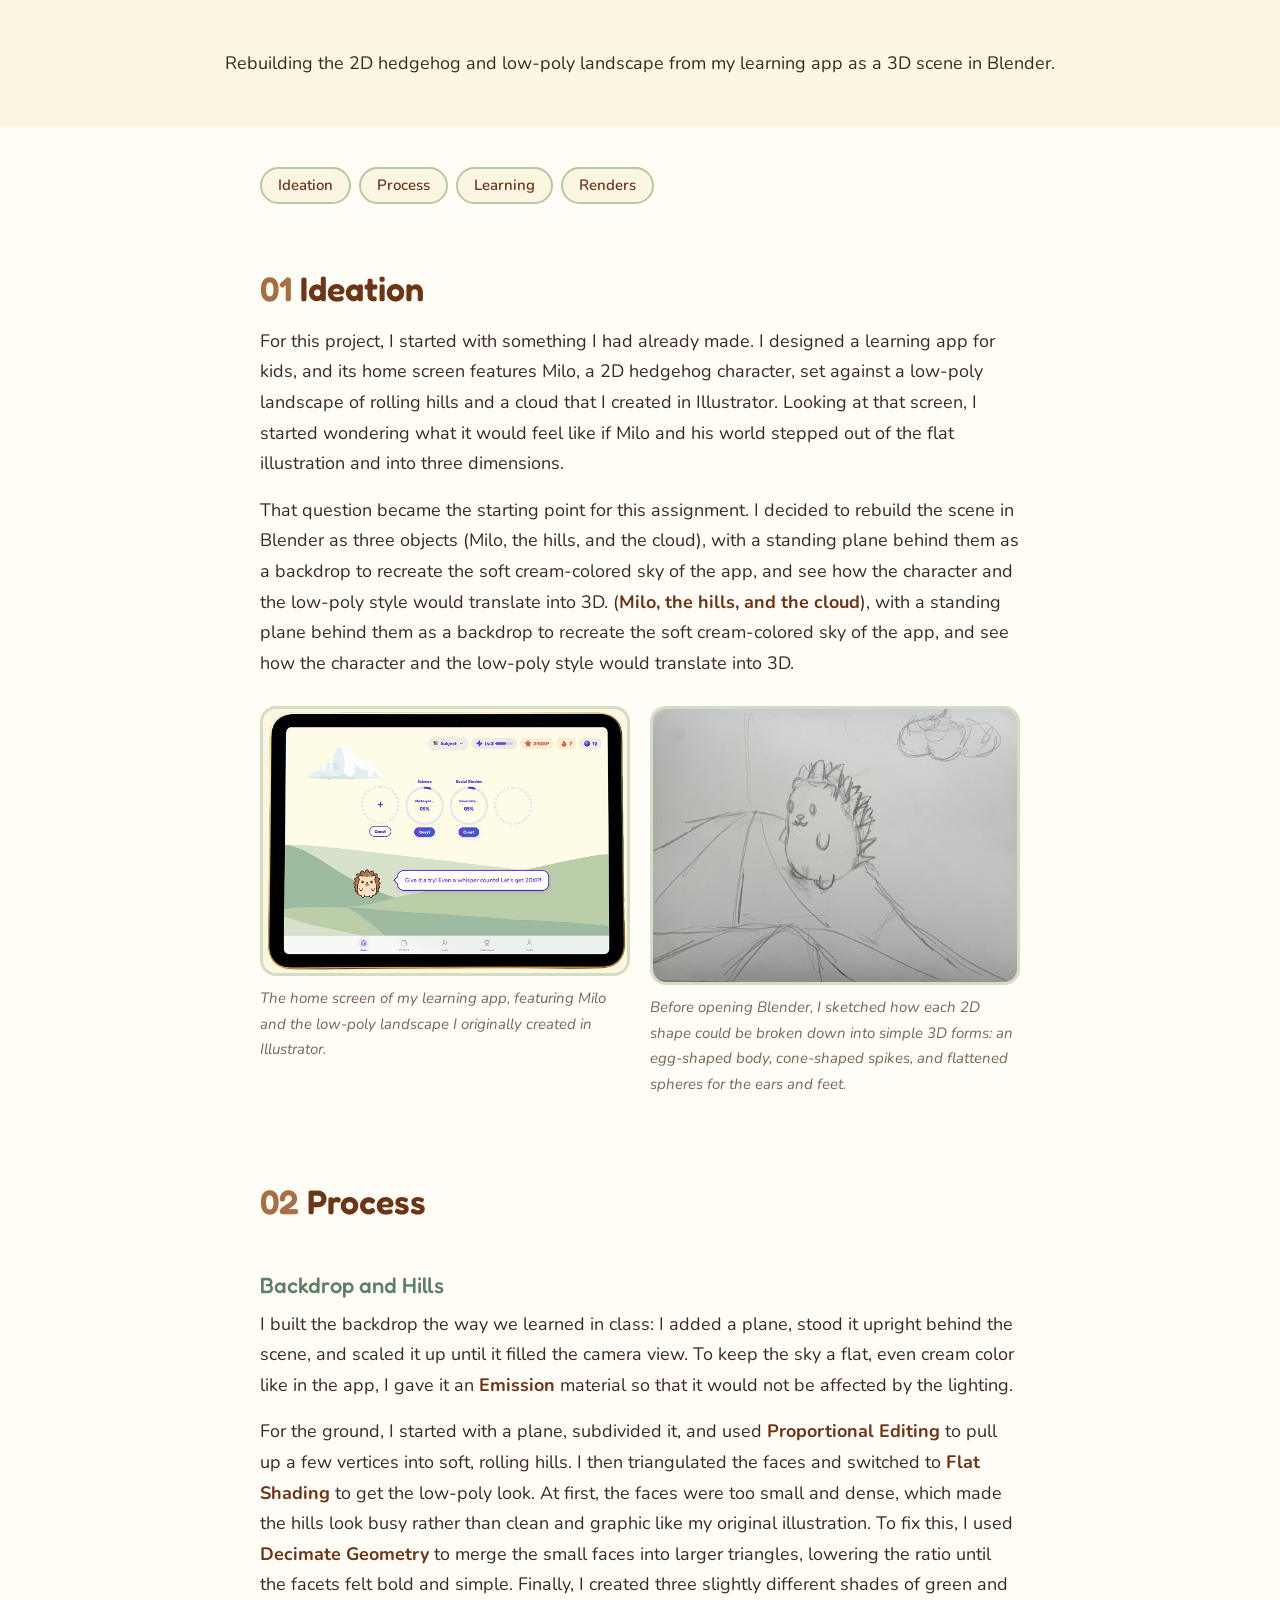
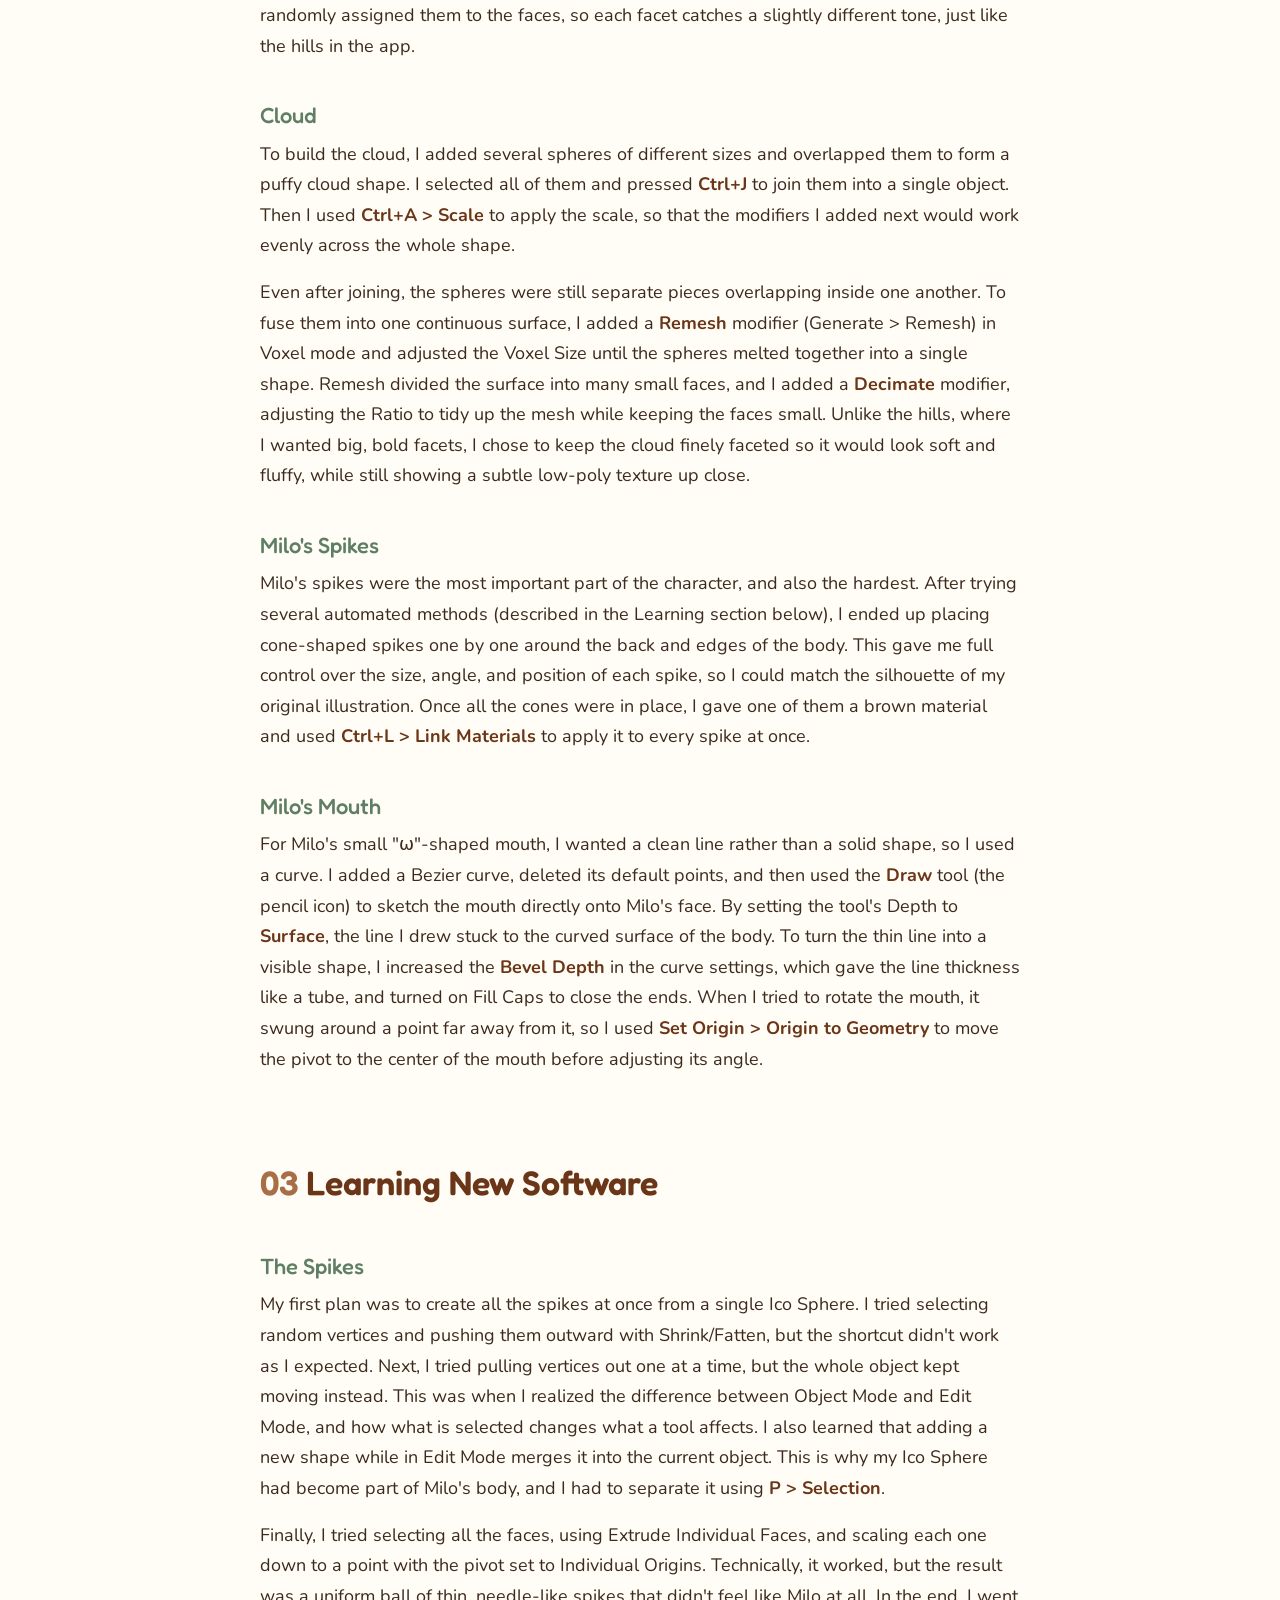
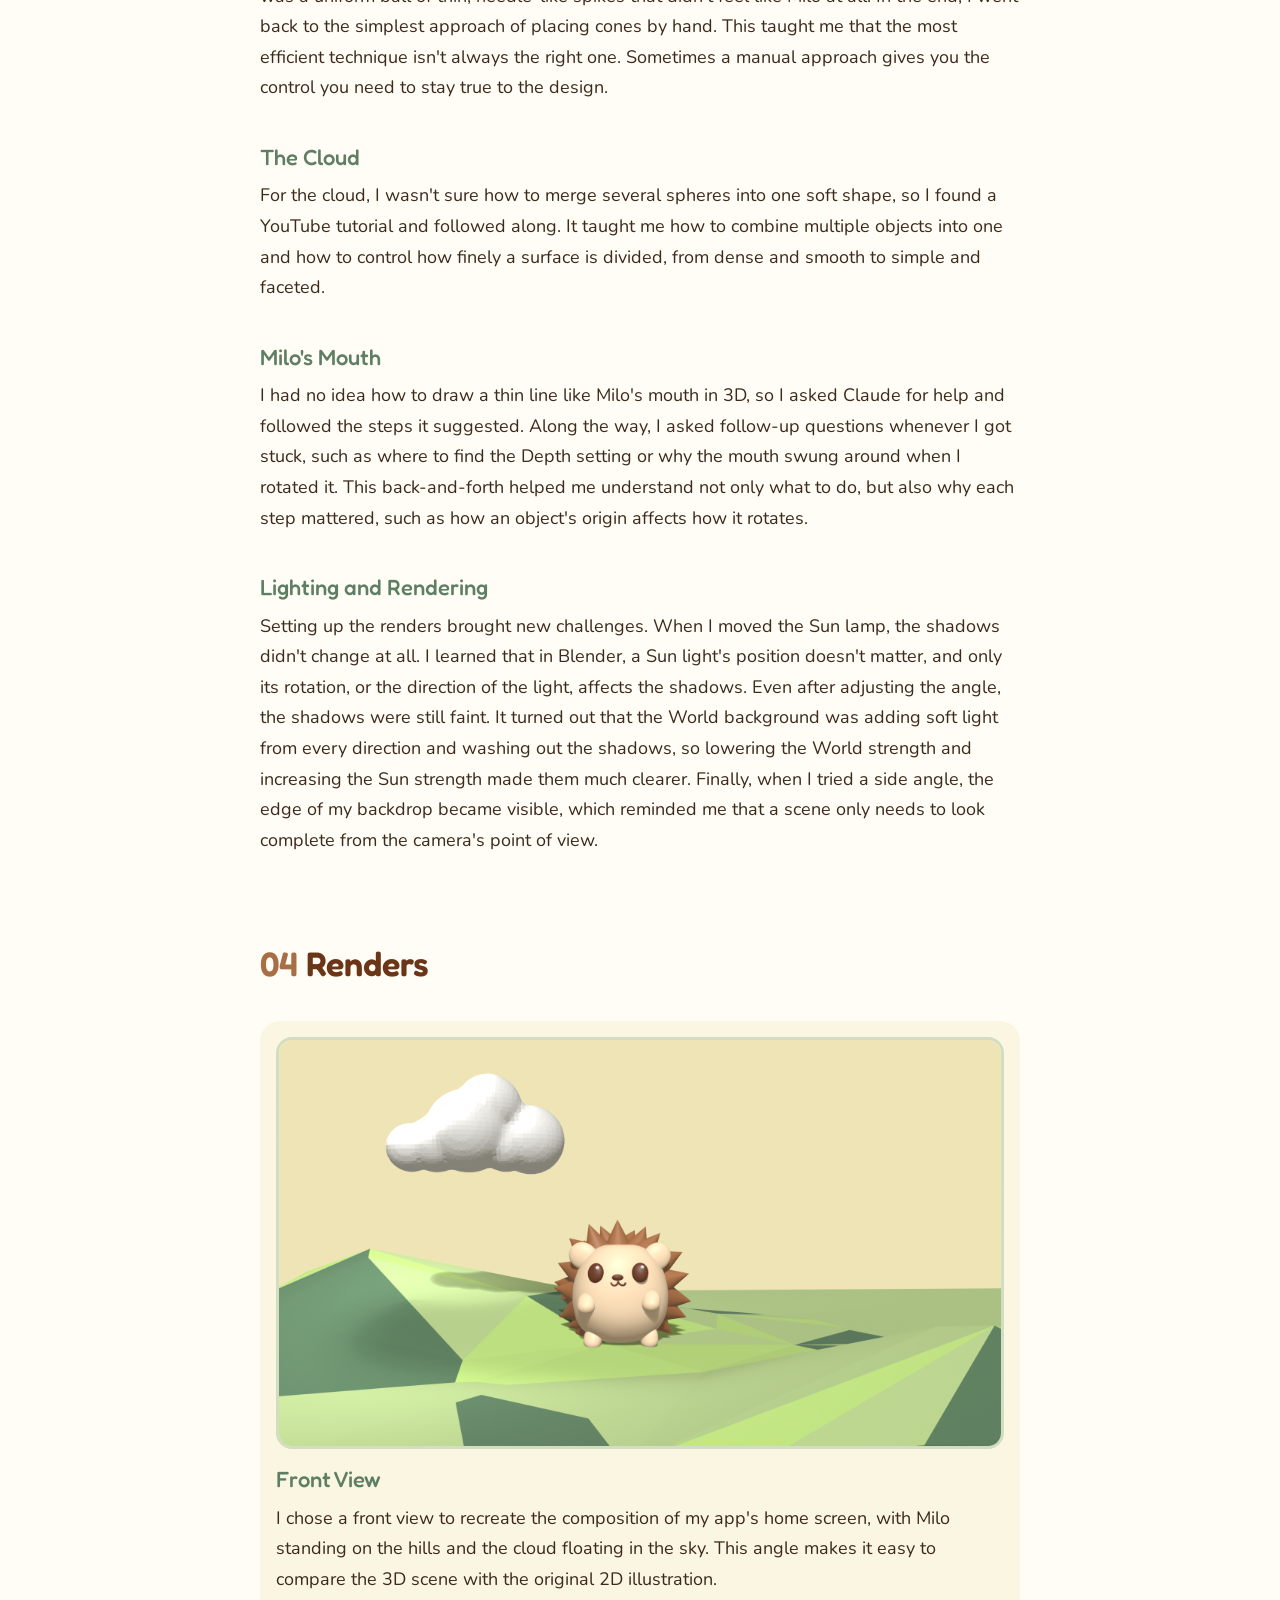
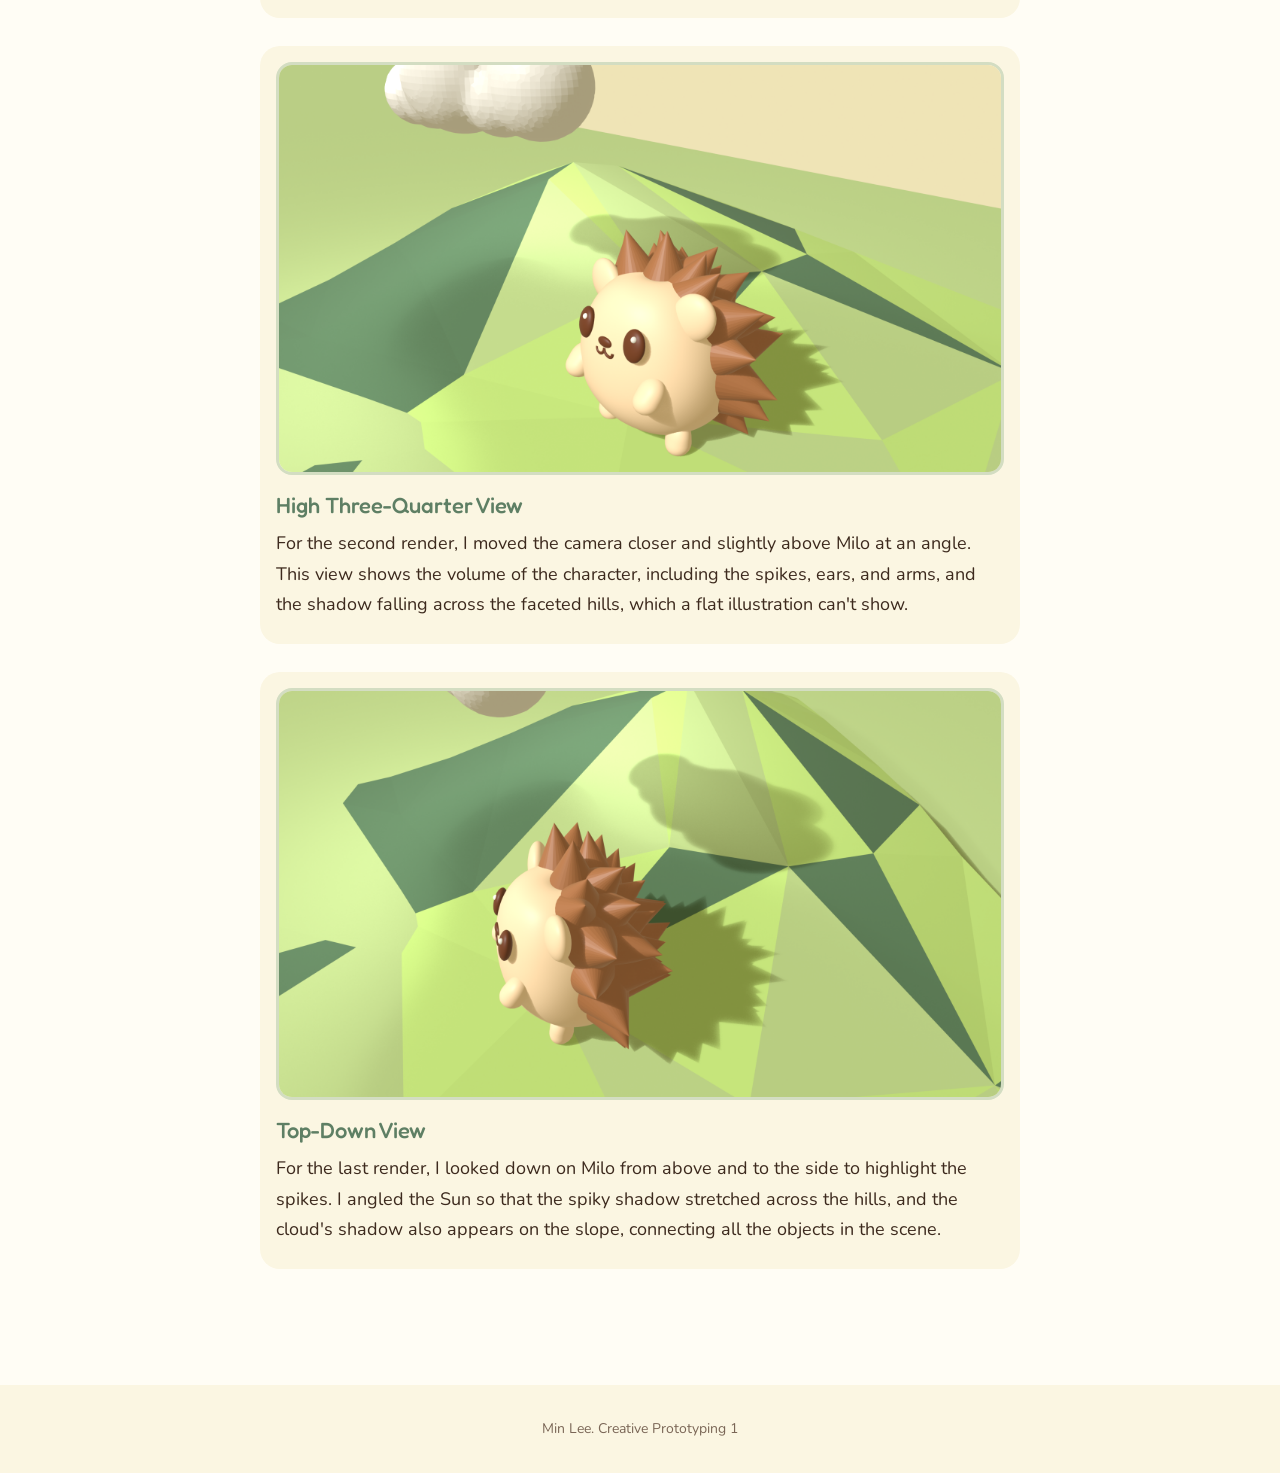
<file: week4/index.html>
<!DOCTYPE html>
<html lang="en">
<head>
  <meta charset="UTF-8">
  <meta name="viewport" content="width=device-width, initial-scale=1.0">
  <title>Milo in 3D — Week 4</title>

  <link href="https://fonts.googleapis.com/css2?family=Fredoka:wght@500;600&family=Nunito:wght@400;600;700&display=swap" rel="stylesheet">
  <link rel="stylesheet" href="style.css">
</head>
<body>

  <header>
    <p class="label>Week 4 · Low-Poly 3D in Blender</p>
    <h1>Milo in 3D</h1>
    <p class="subtitle">Rebuilding the 2D hedgehog and low-poly landscape from my learning app as a 3D scene in Blender.</p>
  </header>

  <main>
    <nav>
      <a href="#ideation">Ideation</a>
      <a href="#process">Process</a>
      <a href="#learning">Learning</a>
      <a href="#renders">Renders</a>
    </nav>

    <!-- 1. IDEATION -->
    <section id="ideation">
      <h2><span class="num">01</span>Ideation</h2>
      <p>For this project, I started with something I had already made. I designed a learning app for kids, and its home screen features Milo, a 2D hedgehog character, set against a low-poly landscape of rolling hills and a cloud that I created in Illustrator. Looking at that screen, I started wondering what it would feel like if Milo and his world stepped out of the flat illustration and into three dimensions.</p>
      <p>That question became the starting point for this assignment. I decided to rebuild the scene in Blender as three objects (Milo, the hills, and the cloud), with a standing plane behind them as a backdrop to recreate the soft cream-colored sky of the app, and see how the character and the low-poly style would translate into 3D. (<strong>Milo, the hills, and the cloud</strong>), with a standing plane behind them as a backdrop to recreate the soft cream-colored sky of the app, and see how the character and the low-poly style would translate into 3D.</p>

      <div class="pair">
        <figure>
          <img src="images/myturn.png" alt="Home screen of my learning app showing Milo the hedgehog on low-poly hills">
          <figcaption>The home screen of my learning app, featuring Milo and the low-poly landscape I originally created in Illustrator.</figcaption>
        </figure>
        <figure>
          <img src="images/milosketch.jpeg" alt="Paper sketch breaking Milo down into simple 3D shapes">
          <figcaption>Before opening Blender, I sketched how each 2D shape could be broken down into simple 3D forms: an egg-shaped body, cone-shaped spikes, and flattened spheres for the ears and feet.</figcaption>
        </figure>
      </div>
    </section>

    <!-- 2. PROCESS -->
    <section id="process">
      <h2><span class="num">02</span>Process</h2>

      <h3>Backdrop and Hills</h3>
      <p>I built the backdrop the way we learned in class: I added a plane, stood it upright behind the scene, and scaled it up until it filled the camera view. To keep the sky a flat, even cream color like in the app, I gave it an <strong>Emission</strong> material so that it would not be affected by the lighting.</p>
      <p>For the ground, I started with a plane, subdivided it, and used <strong>Proportional Editing</strong> to pull up a few vertices into soft, rolling hills. I then triangulated the faces and switched to <strong>Flat Shading</strong> to get the low-poly look. At first, the faces were too small and dense, which made the hills look busy rather than clean and graphic like my original illustration. To fix this, I used <strong>Decimate Geometry</strong> to merge the small faces into larger triangles, lowering the ratio until the facets felt bold and simple. Finally, I created three slightly different shades of green and randomly assigned them to the faces, so each facet catches a slightly different tone, just like the hills in the app.</p>

      <h3>Cloud</h3>
      <p>To build the cloud, I added several spheres of different sizes and overlapped them to form a puffy cloud shape. I selected all of them and pressed <strong>Ctrl+J</strong> to join them into a single object. Then I used <strong>Ctrl+A &gt; Scale</strong> to apply the scale, so that the modifiers I added next would work evenly across the whole shape.</p>
      <p>Even after joining, the spheres were still separate pieces overlapping inside one another. To fuse them into one continuous surface, I added a <strong>Remesh</strong> modifier (Generate &gt; Remesh) in Voxel mode and adjusted the Voxel Size until the spheres melted together into a single shape. Remesh divided the surface into many small faces, and I added a <strong>Decimate</strong> modifier, adjusting the Ratio to tidy up the mesh while keeping the faces small. Unlike the hills, where I wanted big, bold facets, I chose to keep the cloud finely faceted so it would look soft and fluffy, while still showing a subtle low-poly texture up close.</p>

      <h3>Milo's Spikes</h3>
      <p>Milo's spikes were the most important part of the character, and also the hardest. After trying several automated methods (described in the Learning section below), I ended up placing cone-shaped spikes one by one around the back and edges of the body. This gave me full control over the size, angle, and position of each spike, so I could match the silhouette of my original illustration. Once all the cones were in place, I gave one of them a brown material and used <strong>Ctrl+L &gt; Link Materials</strong> to apply it to every spike at once.</p>

      <h3>Milo's Mouth</h3>
      <p>For Milo's small "ω"-shaped mouth, I wanted a clean line rather than a solid shape, so I used a curve. I added a Bezier curve, deleted its default points, and then used the <strong>Draw</strong> tool (the pencil icon) to sketch the mouth directly onto Milo's face. By setting the tool's Depth to <strong>Surface</strong>, the line I drew stuck to the curved surface of the body. To turn the thin line into a visible shape, I increased the <strong>Bevel Depth</strong> in the curve settings, which gave the line thickness like a tube, and turned on Fill Caps to close the ends. When I tried to rotate the mouth, it swung around a point far away from it, so I used <strong>Set Origin &gt; Origin to Geometry</strong> to move the pivot to the center of the mouth before adjusting its angle.</p>
    </section>

    <!-- 3. LEARNING -->
    <section id="learning">
      <h2><span class="num">03</span>Learning New Software</h2>

      <h3>The Spikes</h3>
      <p>My first plan was to create all the spikes at once from a single Ico Sphere. I tried selecting random vertices and pushing them outward with Shrink/Fatten, but the shortcut didn't work as I expected. Next, I tried pulling vertices out one at a time, but the whole object kept moving instead. This was when I realized the difference between Object Mode and Edit Mode, and how what is selected changes what a tool affects. I also learned that adding a new shape while in Edit Mode merges it into the current object. This is why my Ico Sphere had become part of Milo's body, and I had to separate it using <strong>P &gt; Selection</strong>.</p>
      <p>Finally, I tried selecting all the faces, using Extrude Individual Faces, and scaling each one down to a point with the pivot set to Individual Origins. Technically, it worked, but the result was a uniform ball of thin, needle-like spikes that didn't feel like Milo at all. In the end, I went back to the simplest approach of placing cones by hand. This taught me that the most efficient technique isn't always the right one. Sometimes a manual approach gives you the control you need to stay true to the design.</p>

      <h3>The Cloud</h3>
      <p>For the cloud, I wasn't sure how to merge several spheres into one soft shape, so I found a YouTube tutorial and followed along. It taught me how to combine multiple objects into one and how to control how finely a surface is divided, from dense and smooth to simple and faceted.</p>

      <h3>Milo's Mouth</h3>
      <p>I had no idea how to draw a thin line like Milo's mouth in 3D, so I asked Claude for help and followed the steps it suggested. Along the way, I asked follow-up questions whenever I got stuck, such as where to find the Depth setting or why the mouth swung around when I rotated it. This back-and-forth helped me understand not only what to do, but also why each step mattered, such as how an object's origin affects how it rotates.</p>

      <h3>Lighting and Rendering</h3>
      <p>Setting up the renders brought new challenges. When I moved the Sun lamp, the shadows didn't change at all. I learned that in Blender, a Sun light's position doesn't matter, and only its rotation, or the direction of the light, affects the shadows. Even after adjusting the angle, the shadows were still faint. It turned out that the World background was adding soft light from every direction and washing out the shadows, so lowering the World strength and increasing the Sun strength made them much clearer. Finally, when I tried a side angle, the edge of my backdrop became visible, which reminded me that a scene only needs to look complete from the camera's point of view.</p>
    </section>

    <!-- 4. RENDERS -->
    <section id="renders">
      <h2><span class="num">04</span>Renders</h2>

      <div class="render">
        <figure>
          <img src="images/render1.png" alt="Front view render of Milo standing on low-poly hills with a cloud in the sky">
        </figure>
        <h3>Front View</h3>
        <p>I chose a front view to recreate the composition of my app's home screen, with Milo standing on the hills and the cloud floating in the sky. This angle makes it easy to compare the 3D scene with the original 2D illustration.</p>
      </div>

      <div class="render">
        <figure>
          <img src="images/render2.png" alt="Close-up render of Milo from a high three-quarter angle">
        </figure>
        <h3>High Three-Quarter View</h3>
        <p>For the second render, I moved the camera closer and slightly above Milo at an angle. This view shows the volume of the character, including the spikes, ears, and arms, and the shadow falling across the faceted hills, which a flat illustration can't show.</p>
      </div>

      <div class="render">
        <figure>
          <img src="images/render3.png" alt="Top-down render showing Milo's spikes and their shadow on the hills">
        </figure>
        <h3>Top-Down View</h3>
        <p>For the last render, I looked down on Milo from above and to the side to highlight the spikes. I angled the Sun so that the spiky shadow stretched across the hills, and the cloud's shadow also appears on the slope, connecting all the objects in the scene.</p>
      </div>
    </section>
  </main>

  <footer>
    Min Lee. Creative Prototyping 1 
  </footer>

</body>
</html>
</file>
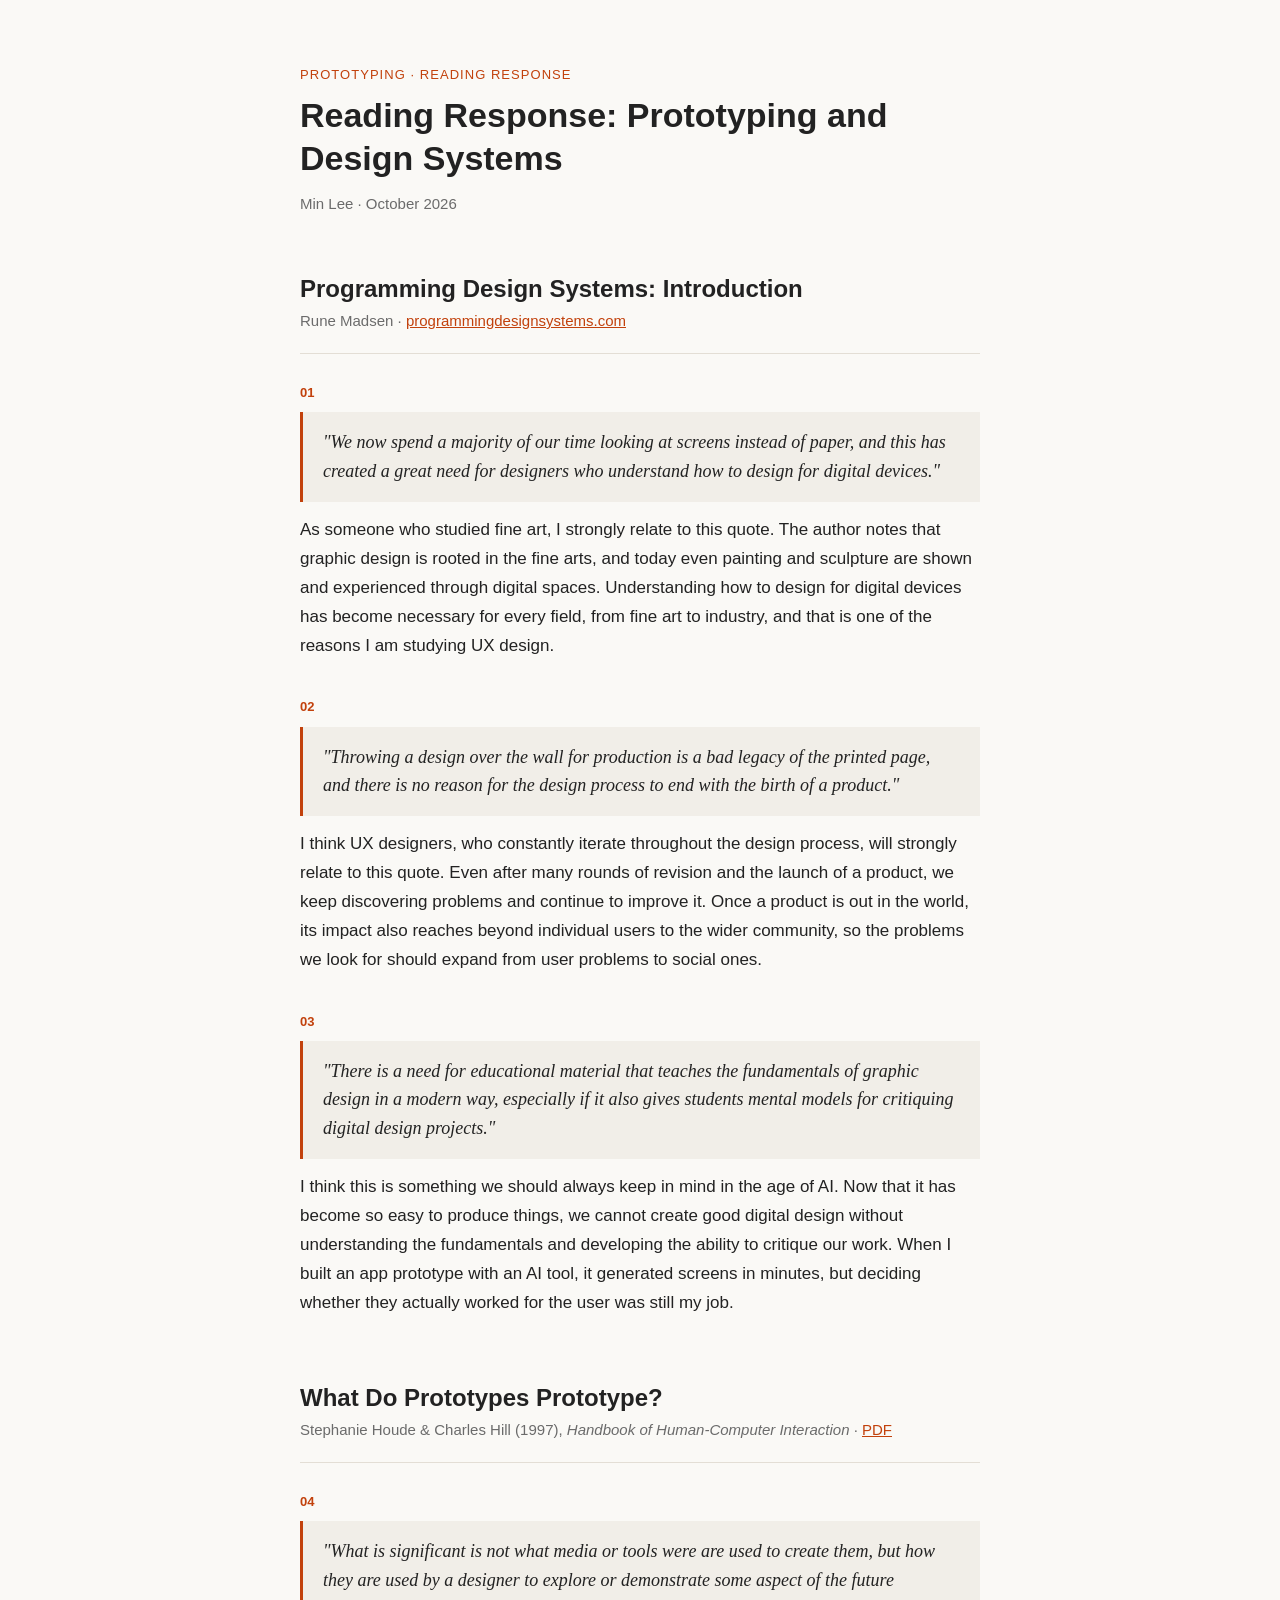
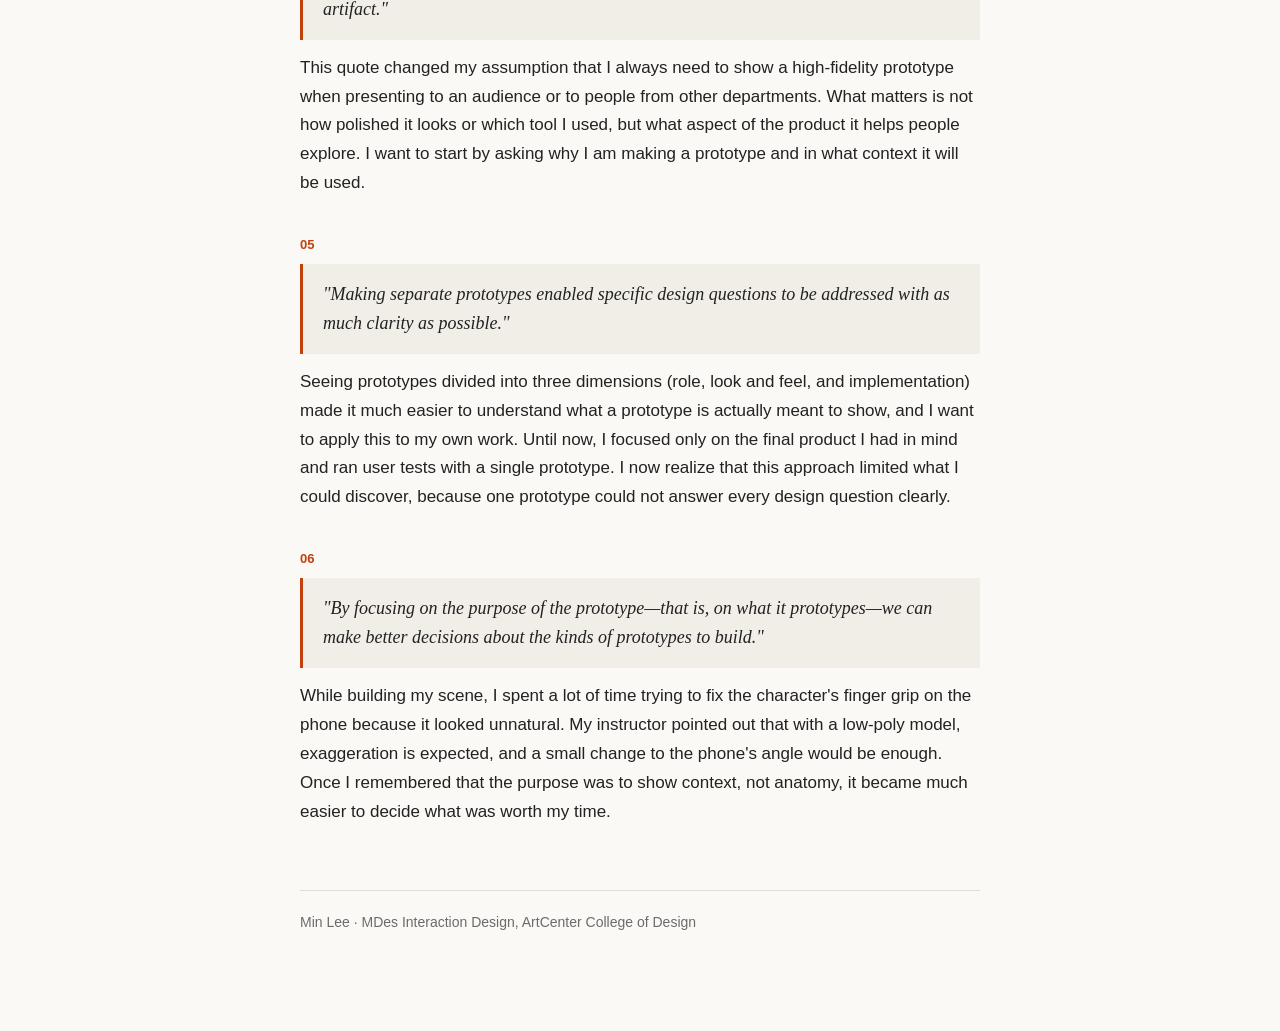
<file: week6/index.html>
<!DOCTYPE html>
<html lang="en">
<head>
  <meta charset="UTF-8">
  <meta name="viewport" content="width=device-width, initial-scale=1.0">
  <title>Reading Response: Prototyping and Design Systems</title>
  <link rel="stylesheet" href="style.css">
</head>
<body>
  <main>
    <header>
      <p class="eyebrow">Prototyping · Reading Response</p>
      <h1>Reading Response: Prototyping and Design Systems</h1>
      <p class="meta">Min Lee · October 2026</p>
    </header>

    <section>
      <h2>Programming Design Systems: Introduction</h2>
      <p class="source">Rune Madsen · <a href="https://programmingdesignsystems.com/introduction/" target="_blank" rel="noopener">programmingdesignsystems.com</a></p>

      <article>
        <p class="num">01</p>
        <blockquote>"We now spend a majority of our time looking at screens instead of paper, and this has created a great need for designers who understand how to design for digital devices."</blockquote>
        <p>As someone who studied fine art, I strongly relate to this quote. The author notes that graphic design is rooted in the fine arts, and today even painting and sculpture are shown and experienced through digital spaces. Understanding how to design for digital devices has become necessary for every field, from fine art to industry, and that is one of the reasons I am studying UX design.</p>
      </article>

      <article>
        <p class="num">02</p>
        <blockquote>"Throwing a design over the wall for production is a bad legacy of the printed page, and there is no reason for the design process to end with the birth of a product."</blockquote>
        <p>I think UX designers, who constantly iterate throughout the design process, will strongly relate to this quote. Even after many rounds of revision and the launch of a product, we keep discovering problems and continue to improve it. Once a product is out in the world, its impact also reaches beyond individual users to the wider community, so the problems we look for should expand from user problems to social ones.</p>
      </article>

      <article>
        <p class="num">03</p>
        <blockquote>"There is a need for educational material that teaches the fundamentals of graphic design in a modern way, especially if it also gives students mental models for critiquing digital design projects."</blockquote>
        <p>I think this is something we should always keep in mind in the age of AI. Now that it has become so easy to produce things, we cannot create good digital design without understanding the fundamentals and developing the ability to critique our work. When I built an app prototype with an AI tool, it generated screens in minutes, but deciding whether they actually worked for the user was still my job.</p>
      </article>
    </section>

    <section>
      <h2>What Do Prototypes Prototype?</h2>
      <p class="source">Stephanie Houde &amp; Charles Hill (1997), <em>Handbook of Human-Computer Interaction</em> · <a href="https://hci.stanford.edu/courses/cs247/2012/readings/WhatDoPrototypesPrototype.pdf" target="_blank" rel="noopener">PDF</a></p>

      <article>
        <p class="num">04</p>
        <blockquote>"What is significant is not what media or tools were are used to create them, but how they are used by a designer to explore or demonstrate some aspect of the future artifact."</blockquote>
        <p>This quote changed my assumption that I always need to show a high-fidelity prototype when presenting to an audience or to people from other departments. What matters is not how polished it looks or which tool I used, but what aspect of the product it helps people explore. I want to start by asking why I am making a prototype and in what context it will be used.</p>
      </article>

      <article>
        <p class="num">05</p>
        <blockquote>"Making separate prototypes enabled specific design questions to be addressed with as much clarity as possible."</blockquote>
        <p>Seeing prototypes divided into three dimensions (role, look and feel, and implementation) made it much easier to understand what a prototype is actually meant to show, and I want to apply this to my own work. Until now, I focused only on the final product I had in mind and ran user tests with a single prototype. I now realize that this approach limited what I could discover, because one prototype could not answer every design question clearly.</p>
      </article>

      <article>
        <p class="num">06</p>
        <blockquote>"By focusing on the purpose of the prototype—that is, on what it prototypes—we can make better decisions about the kinds of prototypes to build."</blockquote>
        <p>While building my scene, I spent a lot of time trying to fix the character's finger grip on the phone because it looked unnatural. My instructor pointed out that with a low-poly model, exaggeration is expected, and a small change to the phone's angle would be enough. Once I remembered that the purpose was to show context, not anatomy, it became much easier to decide what was worth my time.</p>
      </article>
    </section>

    <footer>
      Min Lee · MDes Interaction Design, ArtCenter College of Design
    </footer>
  </main>
</body>
</html>
</file>
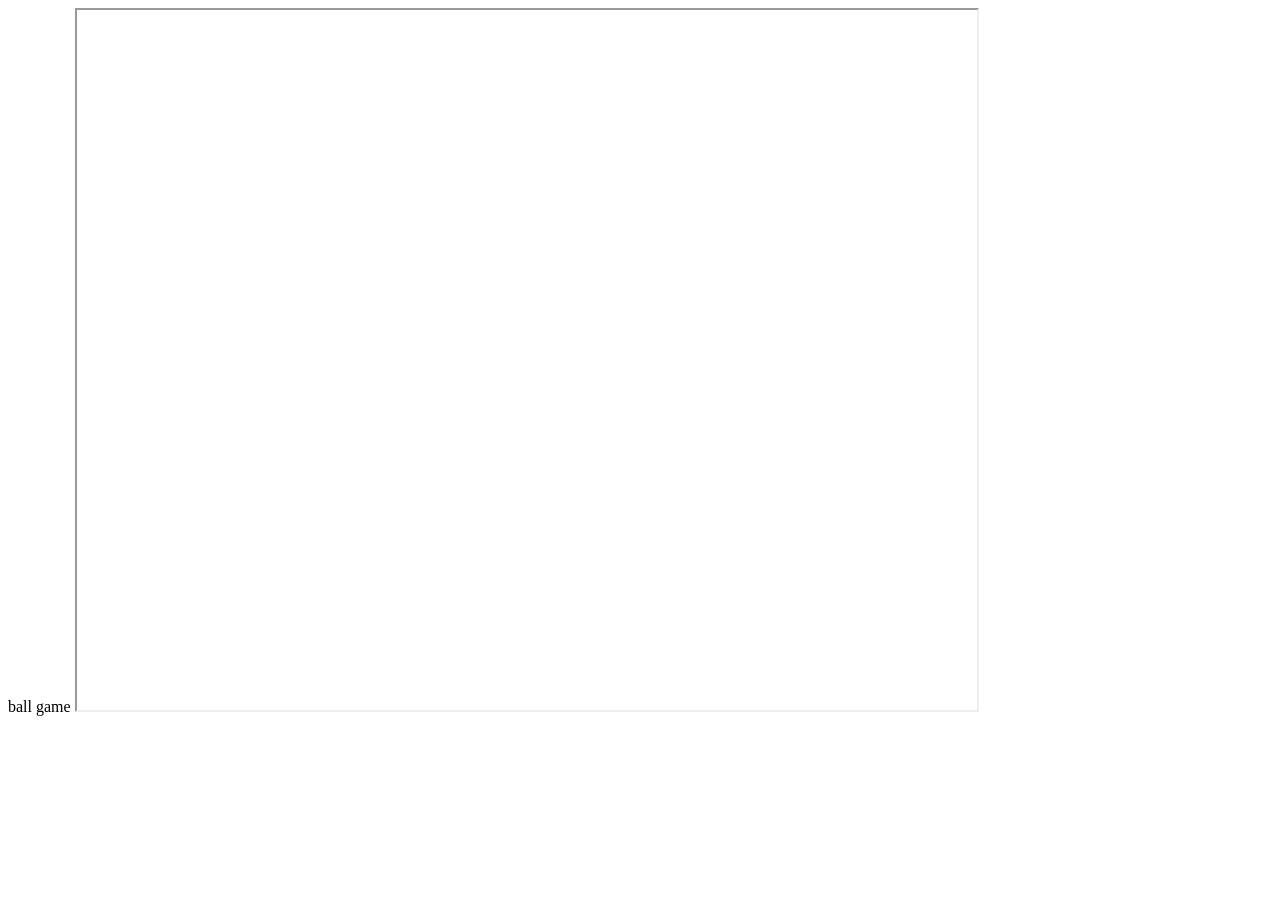
<file: week7/index.html>
<!DOCTYPE html>
<html lang="en">
<head>
    <meta charset="UTF-8">
    <meta name="viewport" content="width=device-width, initial-scale=1.0">
    <title>Document</title>
</head>
<body>
    <hi>ball game</hi>
    <iframe src="https://editor.p5js.org/ljm1109-min/full/SqFQoIpcG" width="900" height="700"></iframe>
</body>
</html>
</file>
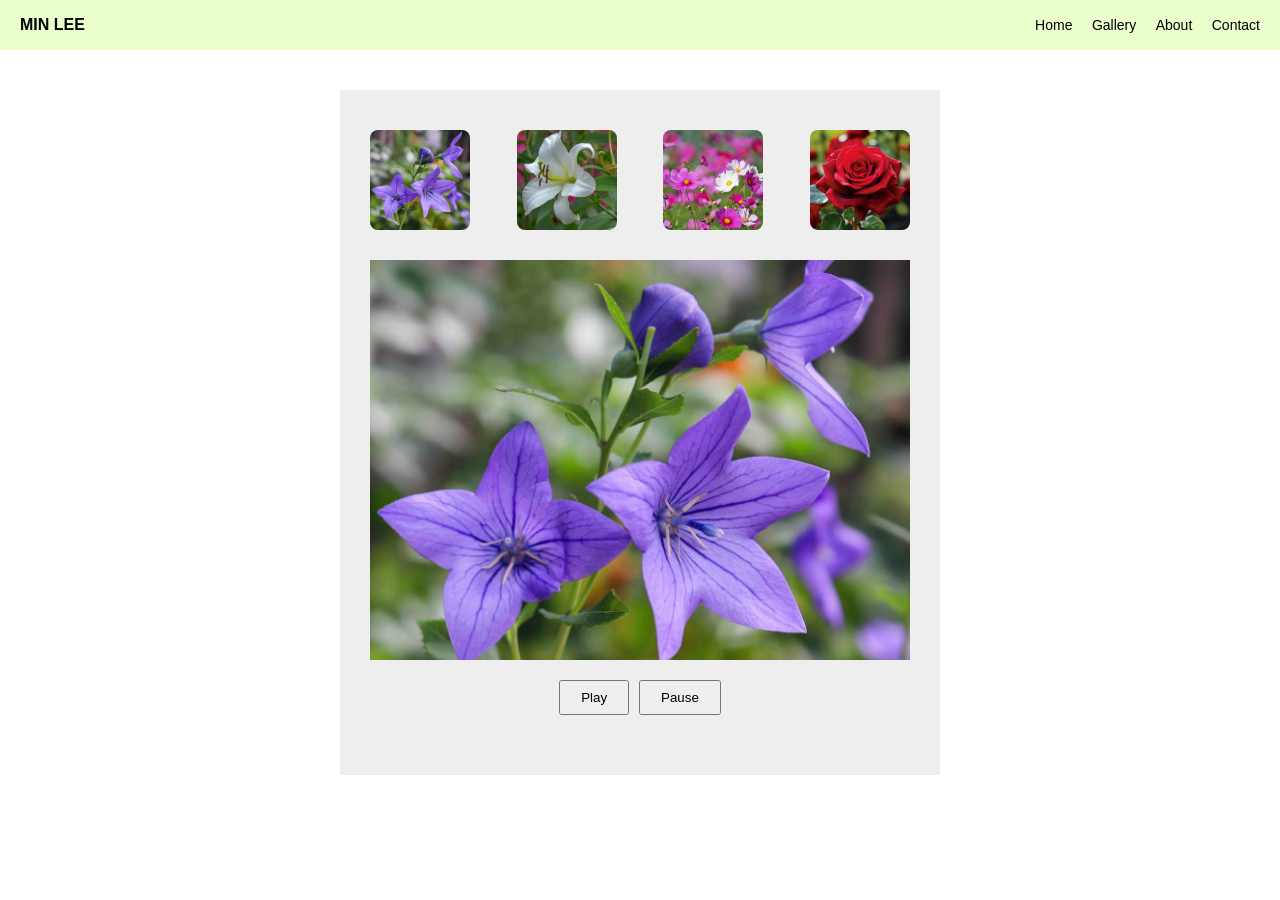
<file: week3/homework/index.html>
<!DOCTYPE html>
<html lang="en">
<head>
    <meta charset="UTF-8">
    <meta name="viewport" content="width=device-width, initial-scale=1.0">
    <link rel="stylesheet" href="style.css">
    <title>Image Gallery</title>
</head>
<body>
    <header>
        <p id="logo">MIN LEE</p>
        <nav>
            <a href="#">Home</a>
            <a href="#">Gallery</a>
            <a href="#">About</a>
            <a href="#">Contact</a>
        </nav>
    </header>

    <main id="gallery">
        <section id="thumbnails">
            <img src="images/flower1.webp" alt="flower 1" id="thumb1" class="thumb">
            <img src="images/flower2.webp" alt="flower 2" id="thumb2" class="thumb">
            <img src="images/flower3.webp" alt="flower 3" id="thumb3" class="thumb">
            <img src="images/flower4.webp" alt="flower 4" id="thumb4" class="thumb">
        </section>

        <section id="display">
            <img src="images/flower1.webp" alt="flower 1" id="bigImage">
        </section>
        
        <section id="controls">
            <button id="playBtn">Play</button>
            <button id="pauseBtn">Pause</button>
        </section>
    </main>

    <script src="script.js"></script>
</body>
</html>
</file>
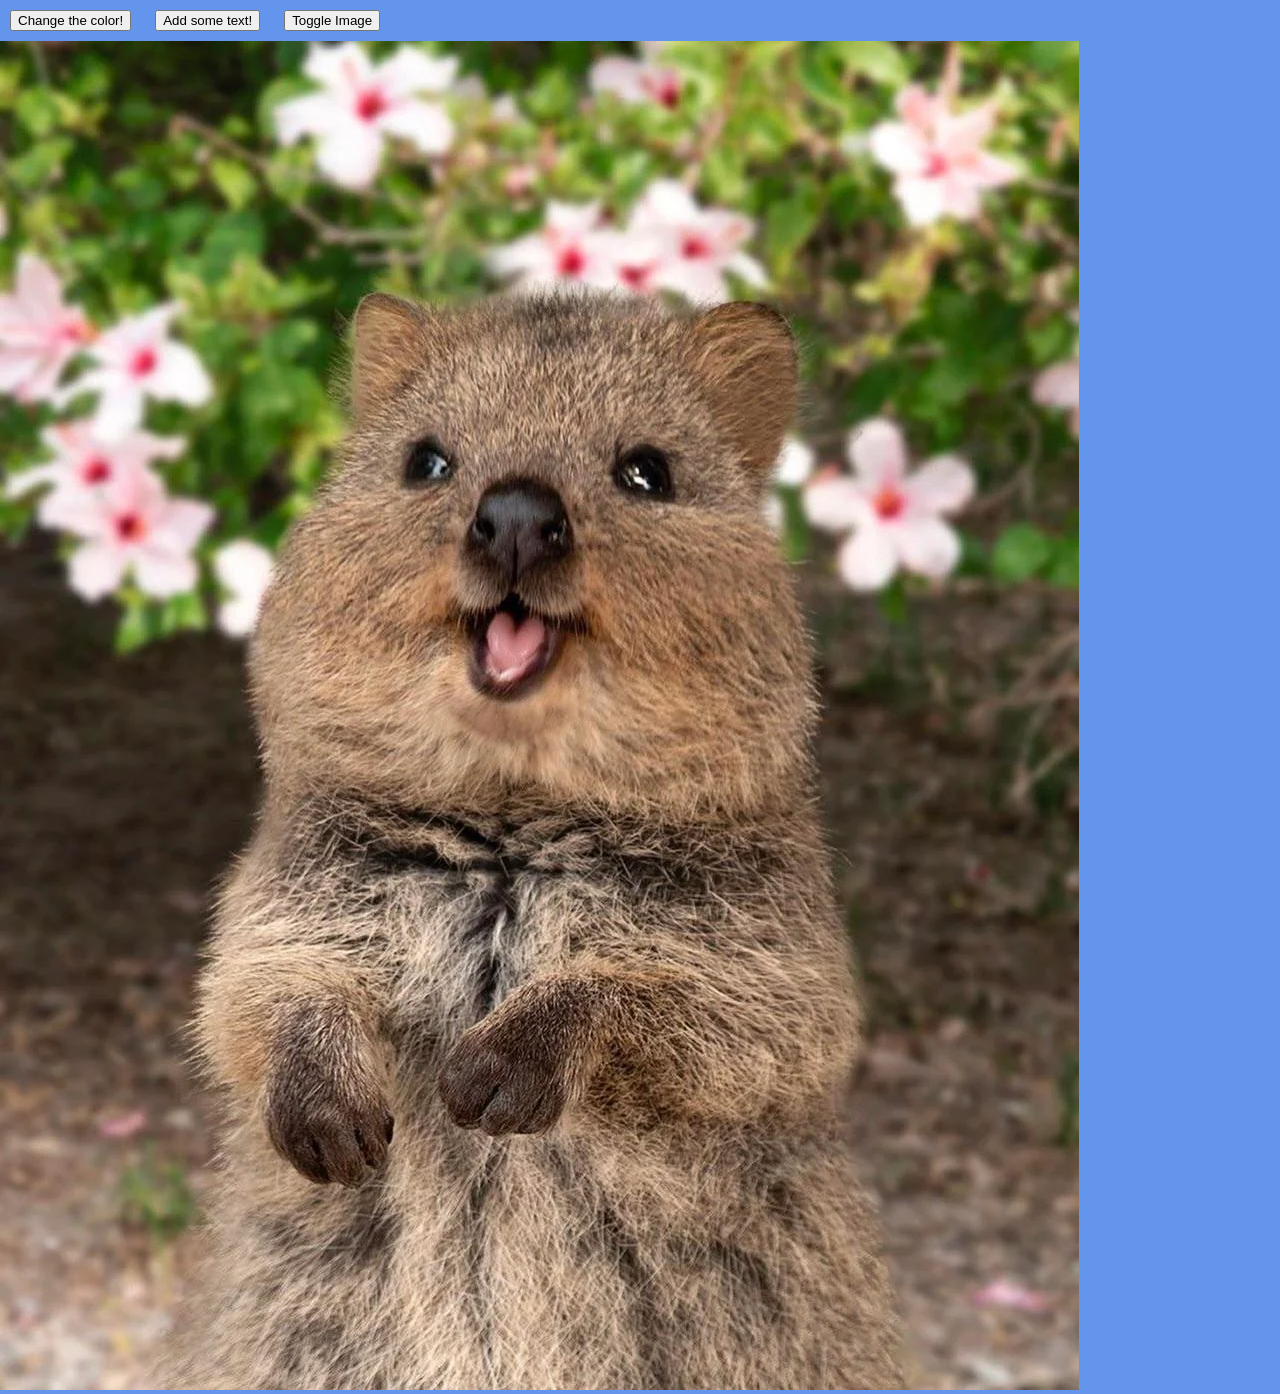
<file: week3/inclass/index.html>
<!DOCTYPE html>
<html lang="en">
<head>
    <meta charset="UTF-8">
    <meta name="viewport" content="width=device-width, initial-scale=1.0">
    <link rel="stylesheet" href="style.css">
    <title>Intro to Javascript</title>
</head>
<body id="docBody">
    <button id="colorChange">Change the color!</button>
    <button id="addText"> Add some text!</button>
    <button id="toggleBtn">Toggle Image</button>

    <img src="images/quokka1.webp" alt="First Quokka Image" id="imageToToggle">
    
    <section id="textArea">
    
    </section>
    <script src="script.js"></script>
</body>
</html>
</file>
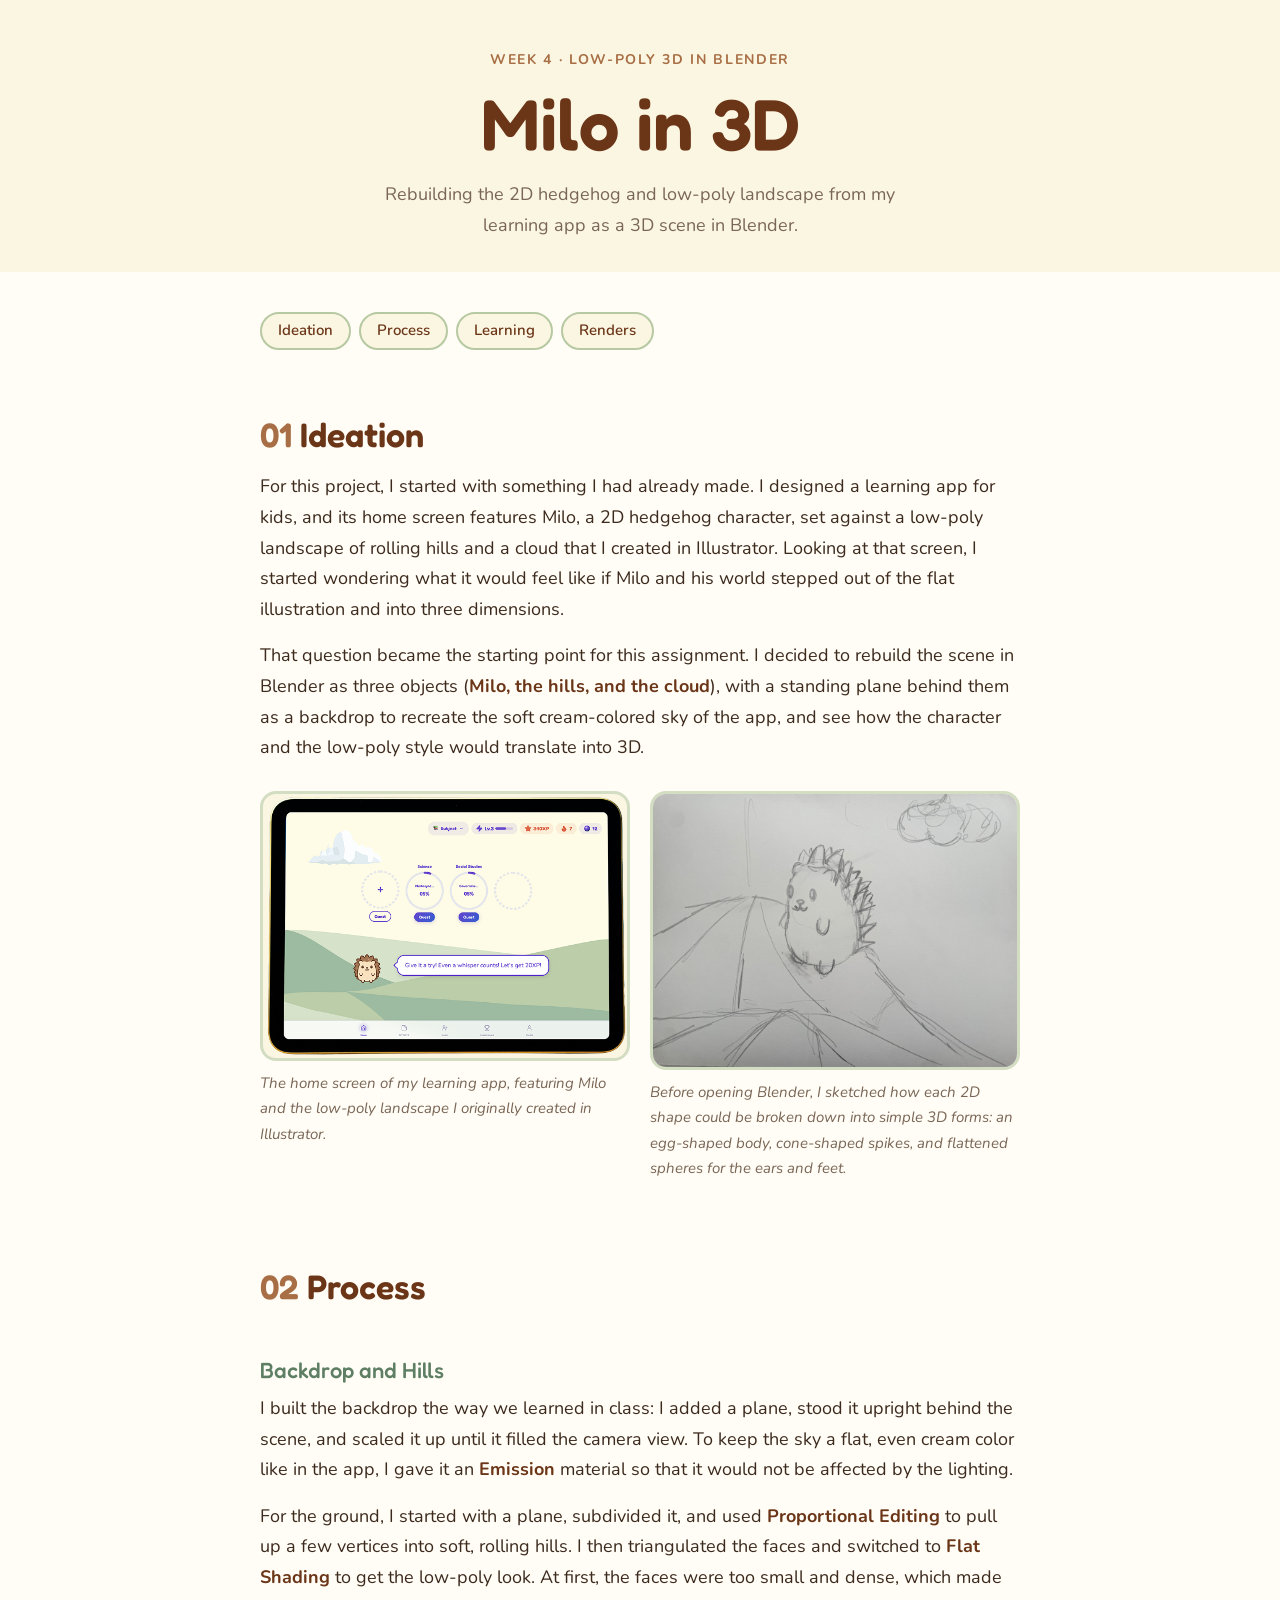
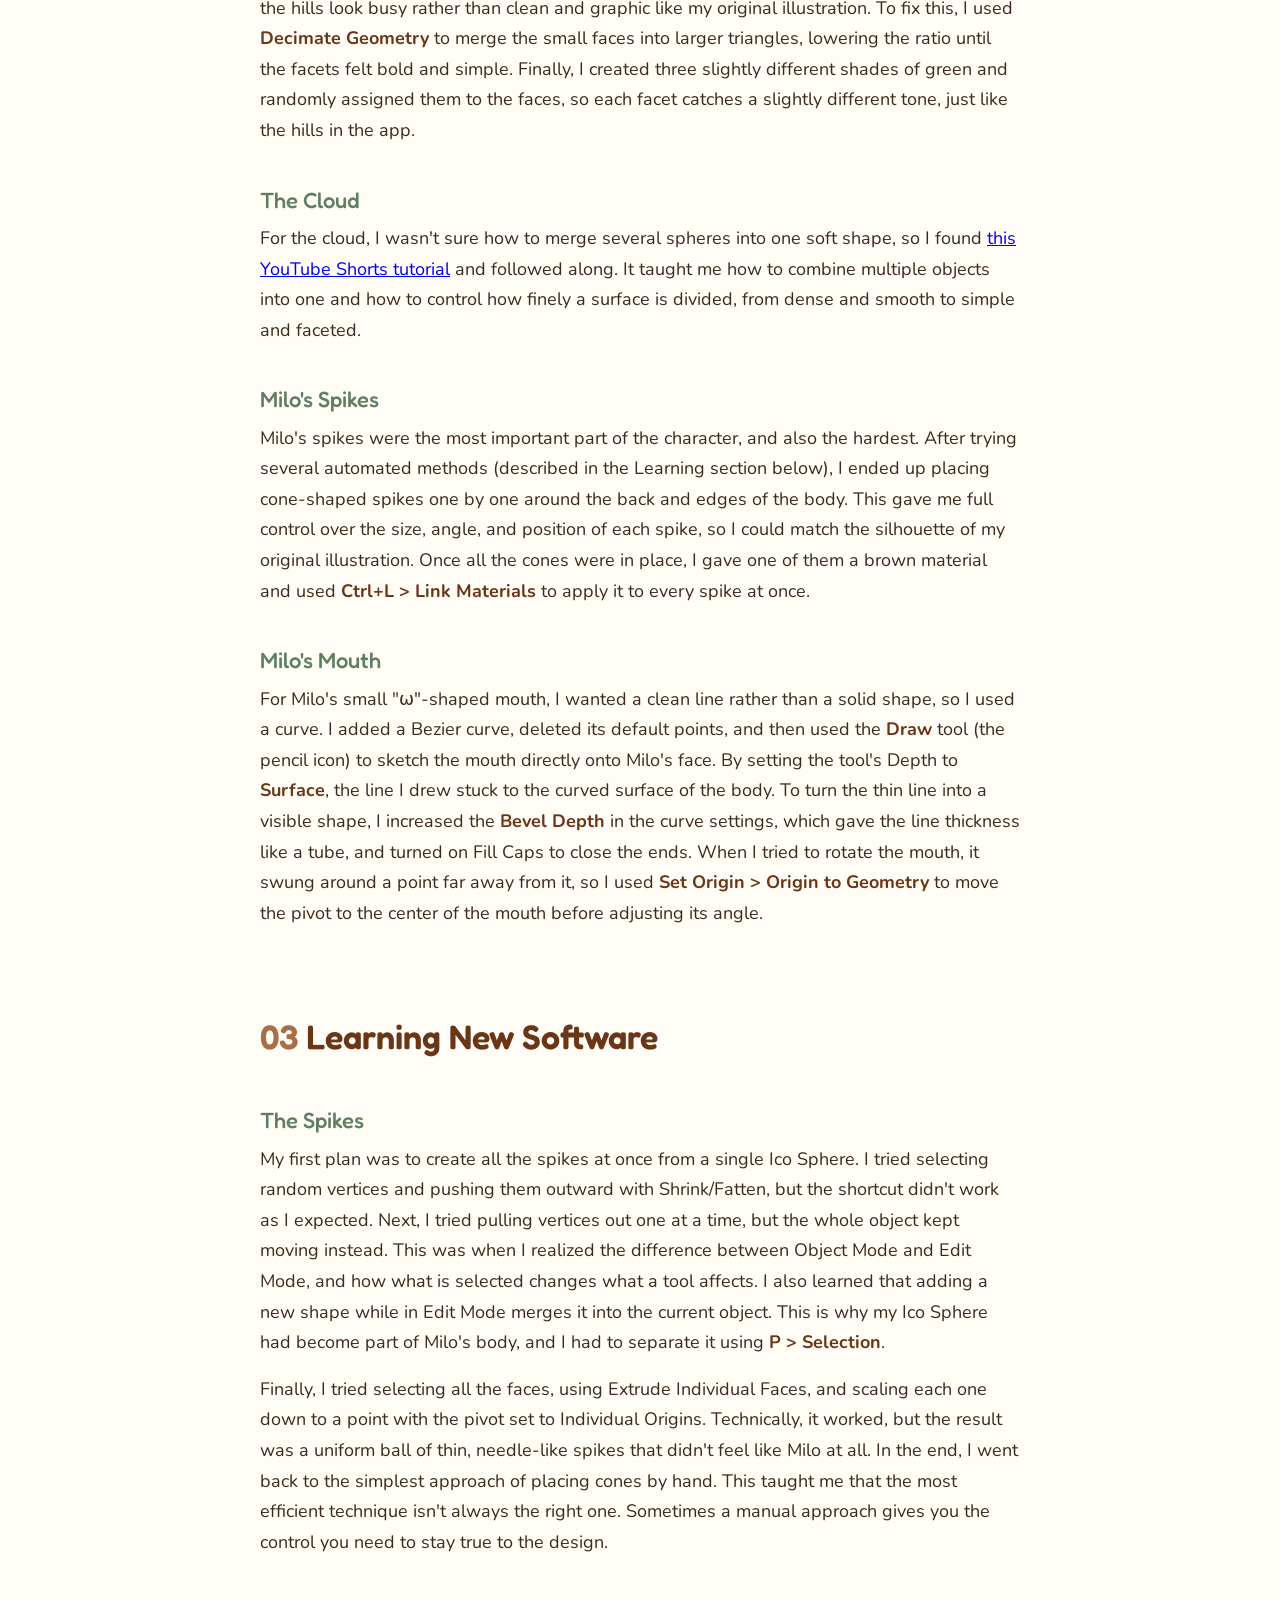
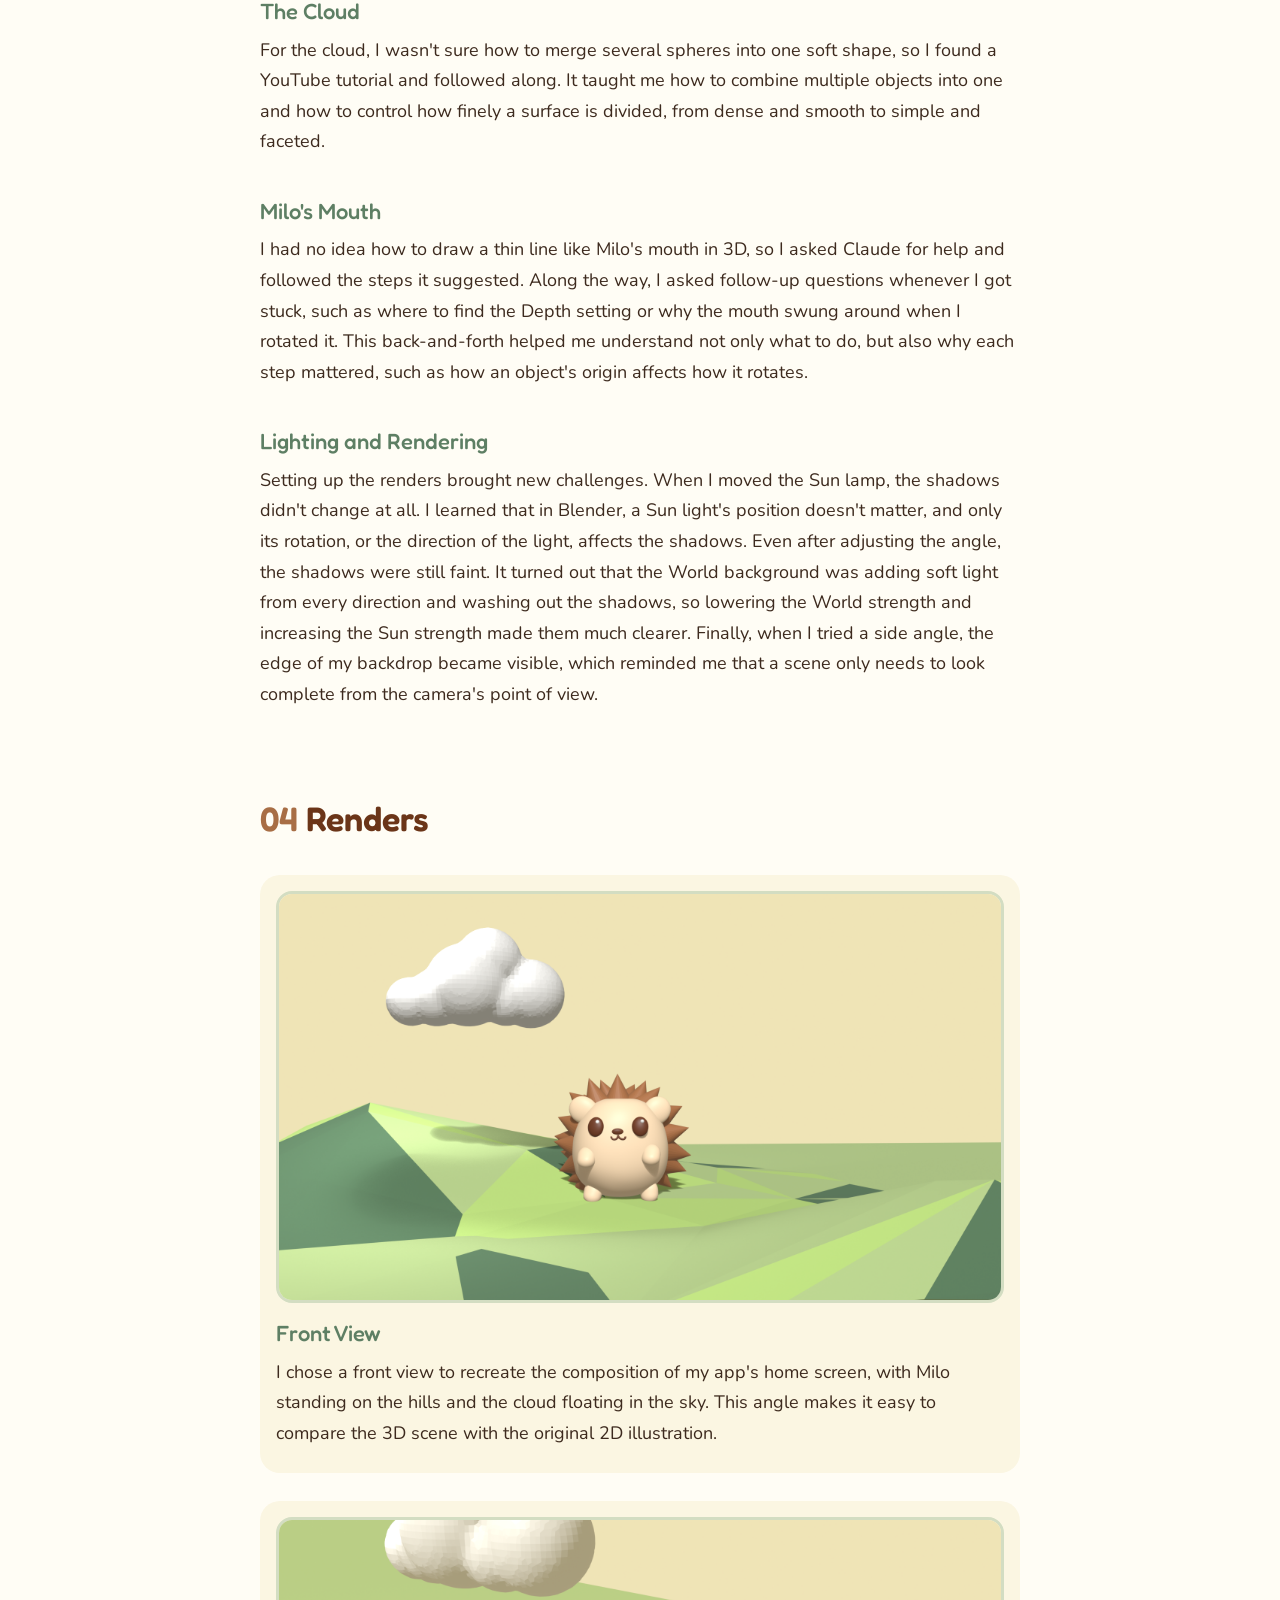
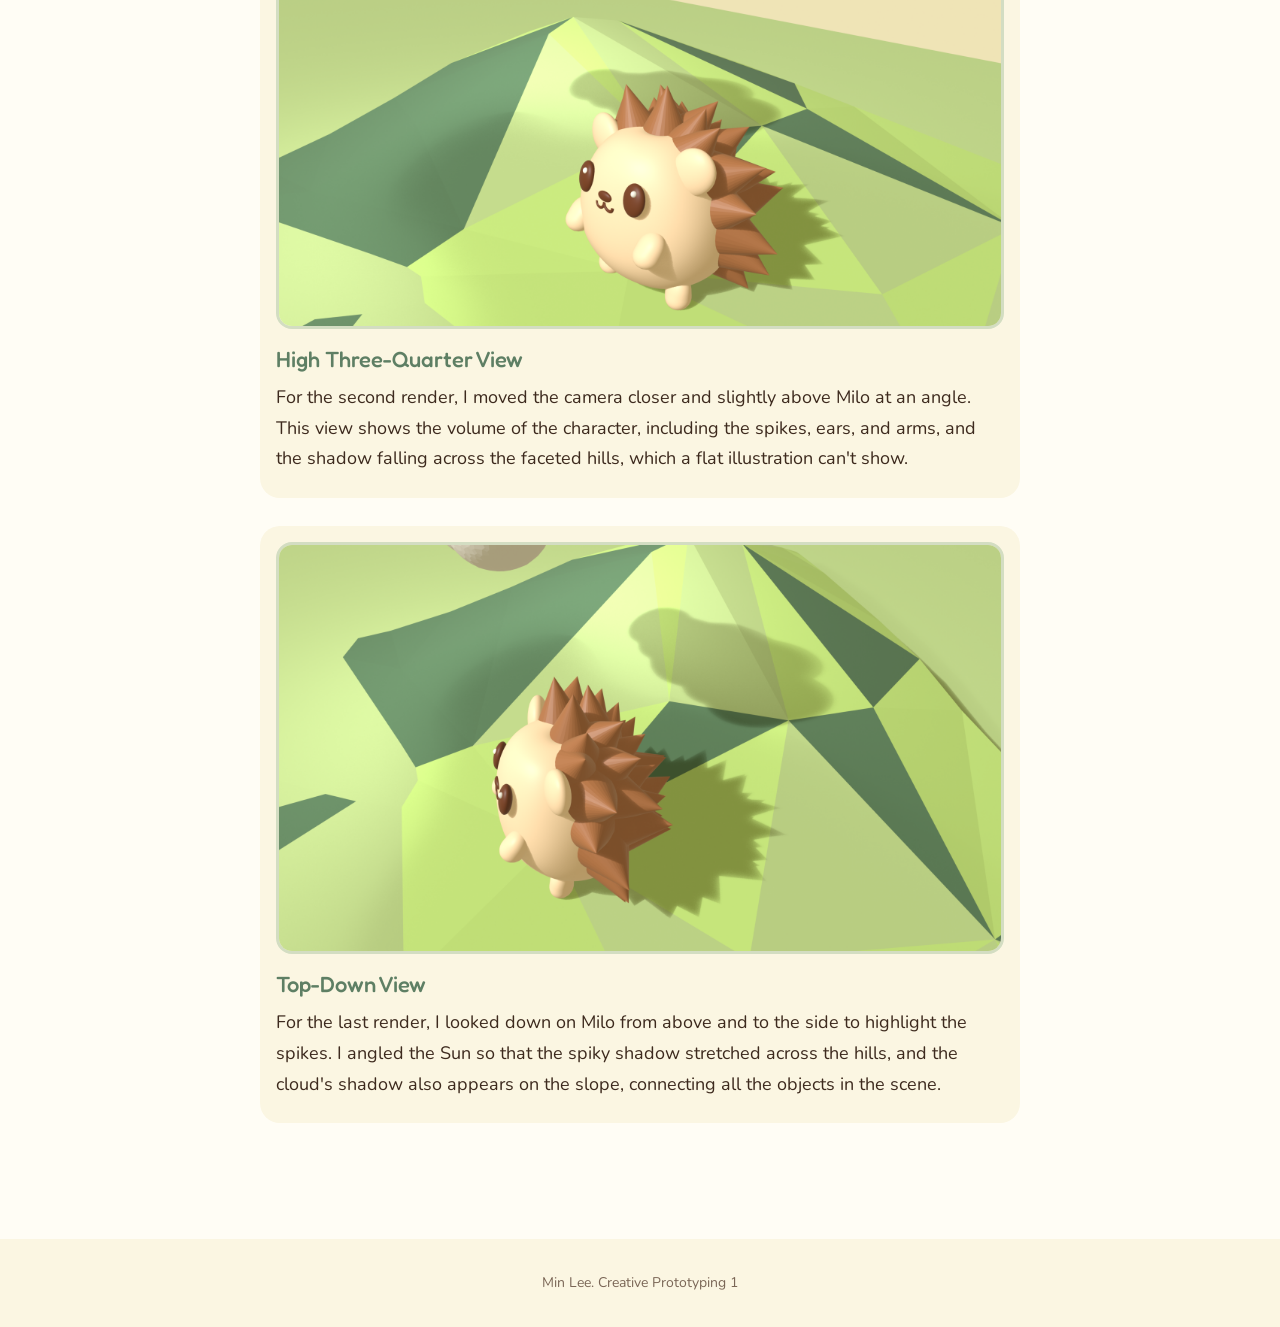
<file: week4/homework/index.html>
<!DOCTYPE html>
<html lang="en">
<head>
  <meta charset="UTF-8">
  <meta name="viewport" content="width=device-width, initial-scale=1.0">
  <title>Milo in 3D — Week 4</title>

  <link href="https://fonts.googleapis.com/css2?family=Fredoka:wght@500;600&family=Nunito:wght@400;600;700&display=swap" rel="stylesheet">
  <link rel="stylesheet" href="style.css">
</head>
<body>

  <header>
    <p class="label">Week 4 · Low-Poly 3D in Blender</p>
    <h1>Milo in 3D</h1>
    <p class="subtitle">Rebuilding the 2D hedgehog and low-poly landscape from my learning app as a 3D scene in Blender.</p>
  </header>

  <main>
    <nav>
      <a href="#ideation">Ideation</a>
      <a href="#process">Process</a>
      <a href="#learning">Learning</a>
      <a href="#renders">Renders</a>
    </nav>

    <!-- 1. IDEATION -->
    <section id="ideation">
      <h2><span class="num">01</span>Ideation</h2>
      <p>For this project, I started with something I had already made. I designed a learning app for kids, and its home screen features Milo, a 2D hedgehog character, set against a low-poly landscape of rolling hills and a cloud that I created in Illustrator. Looking at that screen, I started wondering what it would feel like if Milo and his world stepped out of the flat illustration and into three dimensions.</p>
     <p>That question became the starting point for this assignment. I decided to rebuild the scene in Blender as three objects (<strong>Milo, the hills, and the cloud</strong>), with a standing plane behind them as a backdrop to recreate the soft cream-colored sky of the app, and see how the character and the low-poly style would translate into 3D.</p>
      <div class="pair">
        <figure>
          <img src="images/myturn.png" alt="Home screen of my learning app showing Milo the hedgehog on low-poly hills">
          <figcaption>The home screen of my learning app, featuring Milo and the low-poly landscape I originally created in Illustrator.</figcaption>
        </figure>
        <figure>
          <img src="images/milosketch.jpeg" alt="Paper sketch breaking Milo down into simple 3D shapes">
          <figcaption>Before opening Blender, I sketched how each 2D shape could be broken down into simple 3D forms: an egg-shaped body, cone-shaped spikes, and flattened spheres for the ears and feet.</figcaption>
        </figure>
      </div>
    </section>

    <!-- 2. PROCESS -->
    <section id="process">
      <h2><span class="num">02</span>Process</h2>

      <h3>Backdrop and Hills</h3>
      <p>I built the backdrop the way we learned in class: I added a plane, stood it upright behind the scene, and scaled it up until it filled the camera view. To keep the sky a flat, even cream color like in the app, I gave it an <strong>Emission</strong> material so that it would not be affected by the lighting.</p>
      <p>For the ground, I started with a plane, subdivided it, and used <strong>Proportional Editing</strong> to pull up a few vertices into soft, rolling hills. I then triangulated the faces and switched to <strong>Flat Shading</strong> to get the low-poly look. At first, the faces were too small and dense, which made the hills look busy rather than clean and graphic like my original illustration. To fix this, I used <strong>Decimate Geometry</strong> to merge the small faces into larger triangles, lowering the ratio until the facets felt bold and simple. Finally, I created three slightly different shades of green and randomly assigned them to the faces, so each facet catches a slightly different tone, just like the hills in the app.</p>

      <h3>The Cloud</h3>
      <p>For the cloud, I wasn't sure how to merge several spheres into one soft shape, so I found <a href="https://youtube.com/shorts/DWGpqrHwb7I" target="_blank">this YouTube Shorts tutorial</a> and followed along. It taught me how to combine multiple objects into one and how to control how finely a surface is divided, from dense and smooth to simple and faceted.</p>

      <h3>Milo's Spikes</h3>
      <p>Milo's spikes were the most important part of the character, and also the hardest. After trying several automated methods (described in the Learning section below), I ended up placing cone-shaped spikes one by one around the back and edges of the body. This gave me full control over the size, angle, and position of each spike, so I could match the silhouette of my original illustration. Once all the cones were in place, I gave one of them a brown material and used <strong>Ctrl+L &gt; Link Materials</strong> to apply it to every spike at once.</p>

      <h3>Milo's Mouth</h3>
      <p>For Milo's small "ω"-shaped mouth, I wanted a clean line rather than a solid shape, so I used a curve. I added a Bezier curve, deleted its default points, and then used the <strong>Draw</strong> tool (the pencil icon) to sketch the mouth directly onto Milo's face. By setting the tool's Depth to <strong>Surface</strong>, the line I drew stuck to the curved surface of the body. To turn the thin line into a visible shape, I increased the <strong>Bevel Depth</strong> in the curve settings, which gave the line thickness like a tube, and turned on Fill Caps to close the ends. When I tried to rotate the mouth, it swung around a point far away from it, so I used <strong>Set Origin &gt; Origin to Geometry</strong> to move the pivot to the center of the mouth before adjusting its angle.</p>
    </section>

    <!-- 3. LEARNING -->
    <section id="learning">
      <h2><span class="num">03</span>Learning New Software</h2>

      <h3>The Spikes</h3>
      <p>My first plan was to create all the spikes at once from a single Ico Sphere. I tried selecting random vertices and pushing them outward with Shrink/Fatten, but the shortcut didn't work as I expected. Next, I tried pulling vertices out one at a time, but the whole object kept moving instead. This was when I realized the difference between Object Mode and Edit Mode, and how what is selected changes what a tool affects. I also learned that adding a new shape while in Edit Mode merges it into the current object. This is why my Ico Sphere had become part of Milo's body, and I had to separate it using <strong>P &gt; Selection</strong>.</p>
      <p>Finally, I tried selecting all the faces, using Extrude Individual Faces, and scaling each one down to a point with the pivot set to Individual Origins. Technically, it worked, but the result was a uniform ball of thin, needle-like spikes that didn't feel like Milo at all. In the end, I went back to the simplest approach of placing cones by hand. This taught me that the most efficient technique isn't always the right one. Sometimes a manual approach gives you the control you need to stay true to the design.</p>

      <h3>The Cloud</h3>
      <p>For the cloud, I wasn't sure how to merge several spheres into one soft shape, so I found a YouTube tutorial and followed along. It taught me how to combine multiple objects into one and how to control how finely a surface is divided, from dense and smooth to simple and faceted.</p>

      <h3>Milo's Mouth</h3>
      <p>I had no idea how to draw a thin line like Milo's mouth in 3D, so I asked Claude for help and followed the steps it suggested. Along the way, I asked follow-up questions whenever I got stuck, such as where to find the Depth setting or why the mouth swung around when I rotated it. This back-and-forth helped me understand not only what to do, but also why each step mattered, such as how an object's origin affects how it rotates.</p>

      <h3>Lighting and Rendering</h3>
      <p>Setting up the renders brought new challenges. When I moved the Sun lamp, the shadows didn't change at all. I learned that in Blender, a Sun light's position doesn't matter, and only its rotation, or the direction of the light, affects the shadows. Even after adjusting the angle, the shadows were still faint. It turned out that the World background was adding soft light from every direction and washing out the shadows, so lowering the World strength and increasing the Sun strength made them much clearer. Finally, when I tried a side angle, the edge of my backdrop became visible, which reminded me that a scene only needs to look complete from the camera's point of view.</p>
    </section>

    <!-- 4. RENDERS -->
    <section id="renders">
      <h2><span class="num">04</span>Renders</h2>

      <div class="render">
        <figure>
          <img src="images/render1.png" alt="Front view render of Milo standing on low-poly hills with a cloud in the sky">
        </figure>
        <h3>Front View</h3>
        <p>I chose a front view to recreate the composition of my app's home screen, with Milo standing on the hills and the cloud floating in the sky. This angle makes it easy to compare the 3D scene with the original 2D illustration.</p>
      </div>

      <div class="render">
        <figure>
          <img src="images/render2.png" alt="Close-up render of Milo from a high three-quarter angle">
        </figure>
        <h3>High Three-Quarter View</h3>
        <p>For the second render, I moved the camera closer and slightly above Milo at an angle. This view shows the volume of the character, including the spikes, ears, and arms, and the shadow falling across the faceted hills, which a flat illustration can't show.</p>
      </div>

      <div class="render">
        <figure>
          <img src="images/render3.png" alt="Top-down render showing Milo's spikes and their shadow on the hills">
        </figure>
        <h3>Top-Down View</h3>
        <p>For the last render, I looked down on Milo from above and to the side to highlight the spikes. I angled the Sun so that the spiky shadow stretched across the hills, and the cloud's shadow also appears on the slope, connecting all the objects in the scene.</p>
      </div>
    </section>
  </main>

  <footer>
    Min Lee. Creative Prototyping 1 
  </footer>

</body>
</html>
</file>
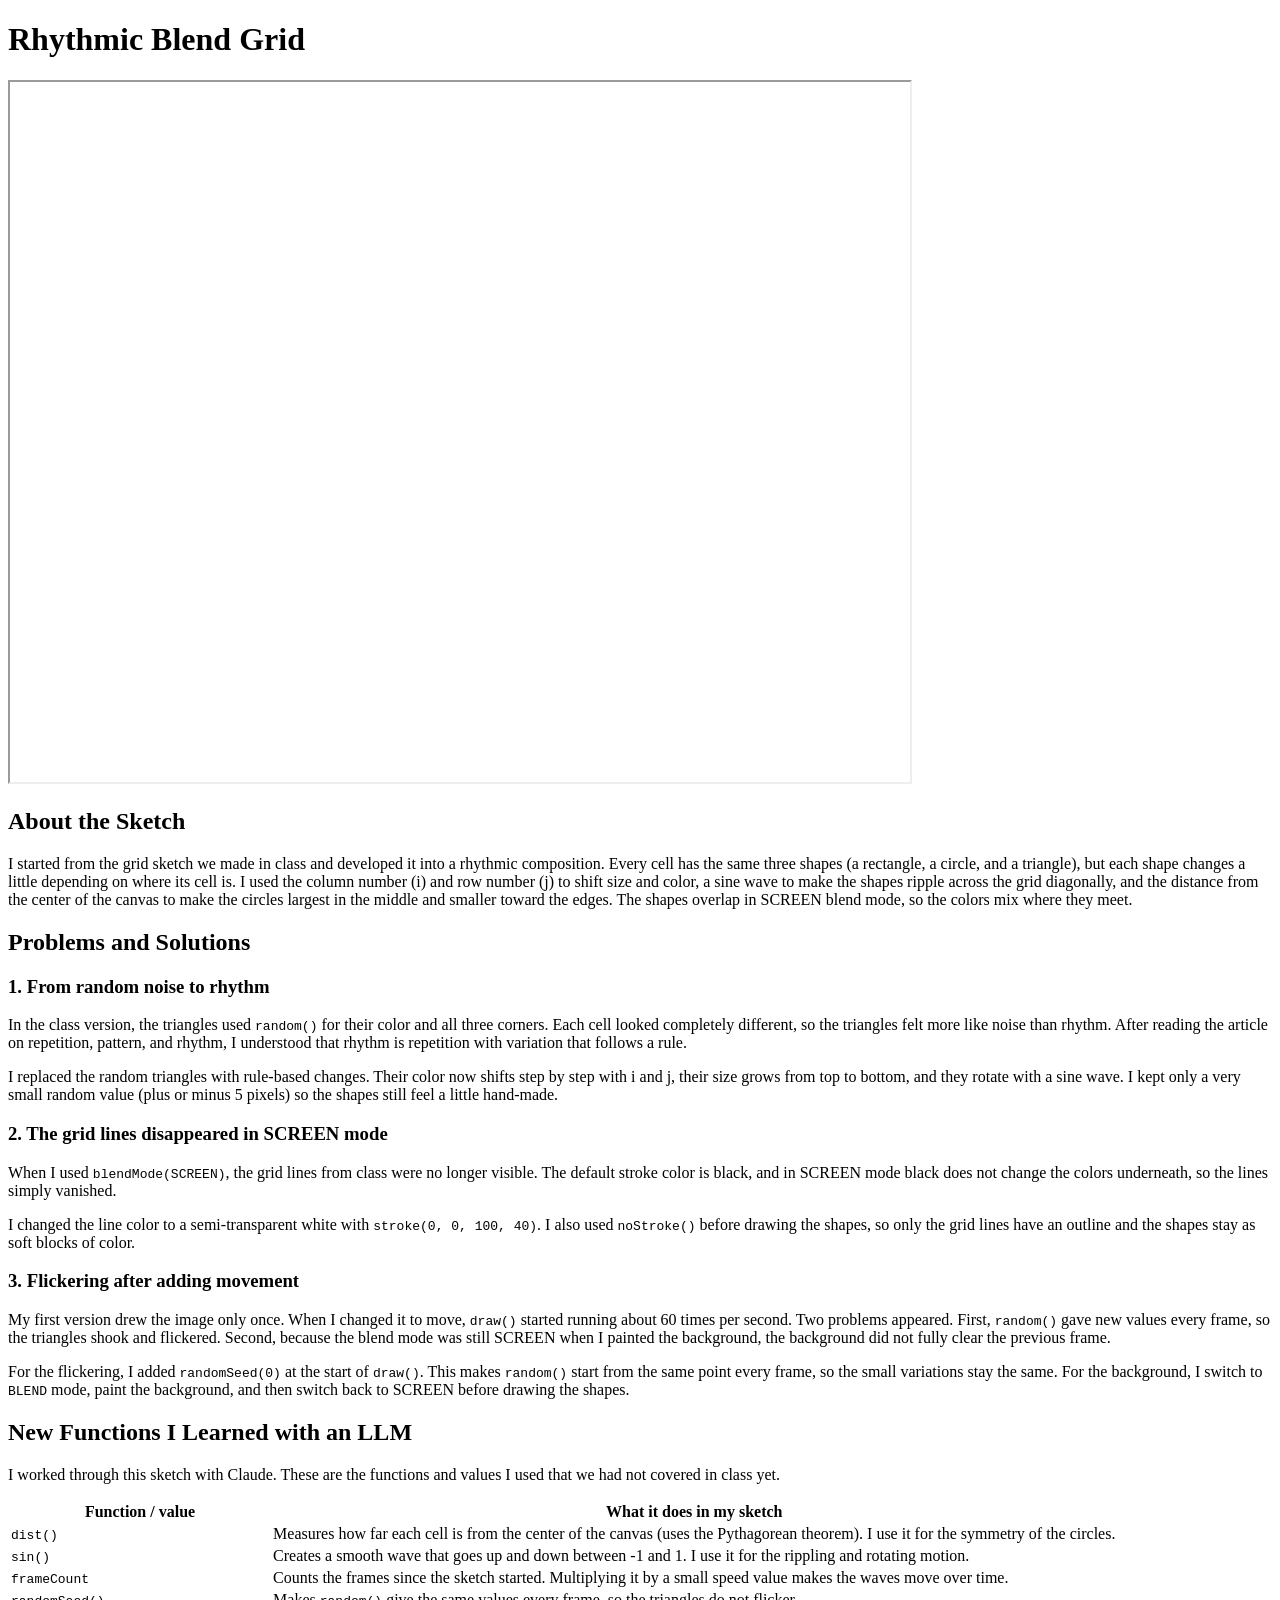
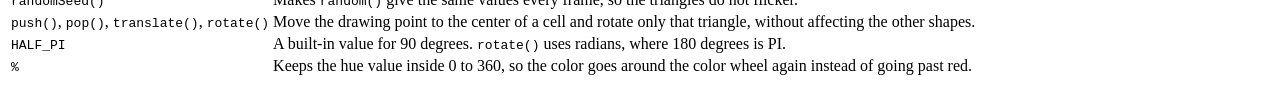
<file: week7/homework/index.html>
<!DOCTYPE html>
<html lang="en">
<head>
    <meta charset="UTF-8">
    <meta name="viewport" content="width=device-width, initial-scale=1.0">
    <title>Week07: Rhythmic Blend Grid</title>
</head>
<body>
    <h1>Rhythmic Blend Grid</h1>
    <iframe src="https://editor.p5js.org/ljm1109-min/full/KQxEniEze" width="900" height="700"></iframe>
     <section>
    <h2>About the Sketch</h2>
    <p>
      I started from the grid sketch we made in class and developed it into a rhythmic composition.
      Every cell has the same three shapes (a rectangle, a circle, and a triangle), but each shape
      changes a little depending on where its cell is. I used the column number (i) and row number (j)
      to shift size and color, a sine wave to make the shapes ripple across the grid diagonally, and the
      distance from the center of the canvas to make the circles largest in the middle and smaller
      toward the edges. The shapes overlap in SCREEN blend mode, so the colors mix where they meet.
    </p>
  </section>

  <section>
    <h2>Problems and Solutions</h2>

    <h3>1. From random noise to rhythm</h3>
    <p>
      In the class version, the triangles used <code>random()</code> for their color and all three corners.
      Each cell looked completely different, so the triangles felt more like noise than rhythm.
      After reading the article on repetition, pattern, and rhythm, I understood that rhythm is
      repetition with variation that follows a rule.
    </p>
    <p>
      I replaced the random triangles with rule-based changes. Their color now shifts step by step with
      i and j, their size grows from top to bottom, and they rotate with a sine wave. I kept only a very
      small random value (plus or minus 5 pixels) so the shapes still feel a little hand-made.
    </p>

    <h3>2. The grid lines disappeared in SCREEN mode</h3>
    <p>
      When I used <code>blendMode(SCREEN)</code>, the grid lines from class were no longer visible.
      The default stroke color is black, and in SCREEN mode black does not change the colors underneath,
      so the lines simply vanished.
    </p>
    <p>
      I changed the line color to a semi-transparent white with <code>stroke(0, 0, 100, 40)</code>.
      I also used <code>noStroke()</code> before drawing the shapes, so only the grid lines have an
      outline and the shapes stay as soft blocks of color.
    </p>

    <h3>3. Flickering after adding movement</h3>
    <p>
      My first version drew the image only once. When I changed it to move, <code>draw()</code> started
      running about 60 times per second. Two problems appeared. First, <code>random()</code> gave new
      values every frame, so the triangles shook and flickered. Second, because the blend mode was still
      SCREEN when I painted the background, the background did not fully clear the previous frame.
    </p>
    <p>
      For the flickering, I added <code>randomSeed(0)</code> at the start of <code>draw()</code>.
      This makes <code>random()</code> start from the same point every frame, so the small variations stay
      the same. For the background, I switch to <code>BLEND</code> mode, paint the background, and then
      switch back to SCREEN before drawing the shapes.
    </p>
  </section>

  <section>
    <h2>New Functions I Learned with an LLM</h2>
    <p>
      I worked through this sketch with Claude. These are the functions and values I used that we had not
      covered in class yet.
    </p>
    <table>
      <thead>
        <tr>
          <th>Function / value</th>
          <th>What it does in my sketch</th>
        </tr>
      </thead>
      <tbody>
        <tr>
          <td><code>dist()</code></td>
          <td>Measures how far each cell is from the center of the canvas (uses the Pythagorean theorem). I use it for the symmetry of the circles.</td>
        </tr>
        <tr>
          <td><code>sin()</code></td>
          <td>Creates a smooth wave that goes up and down between -1 and 1. I use it for the rippling and rotating motion.</td>
        </tr>
        <tr>
          <td><code>frameCount</code></td>
          <td>Counts the frames since the sketch started. Multiplying it by a small speed value makes the waves move over time.</td>
        </tr>
        <tr>
          <td><code>randomSeed()</code></td>
          <td>Makes <code>random()</code> give the same values every frame, so the triangles do not flicker.</td>
        </tr>
        <tr>
          <td><code>push()</code>, <code>pop()</code>, <code>translate()</code>, <code>rotate()</code></td>
          <td>Move the drawing point to the center of a cell and rotate only that triangle, without affecting the other shapes.</td>
        </tr>
        <tr>
          <td><code>HALF_PI</code></td>
          <td>A built-in value for 90 degrees. <code>rotate()</code> uses radians, where 180 degrees is PI.</td>
        </tr>
        <tr>
          <td><code>%</code></td>
          <td>Keeps the hue value inside 0 to 360, so the color goes around the color wheel again instead of going past red.</td>
        </tr>
      </tbody>
    </table>
  </section>

</body>
</html>
</file>
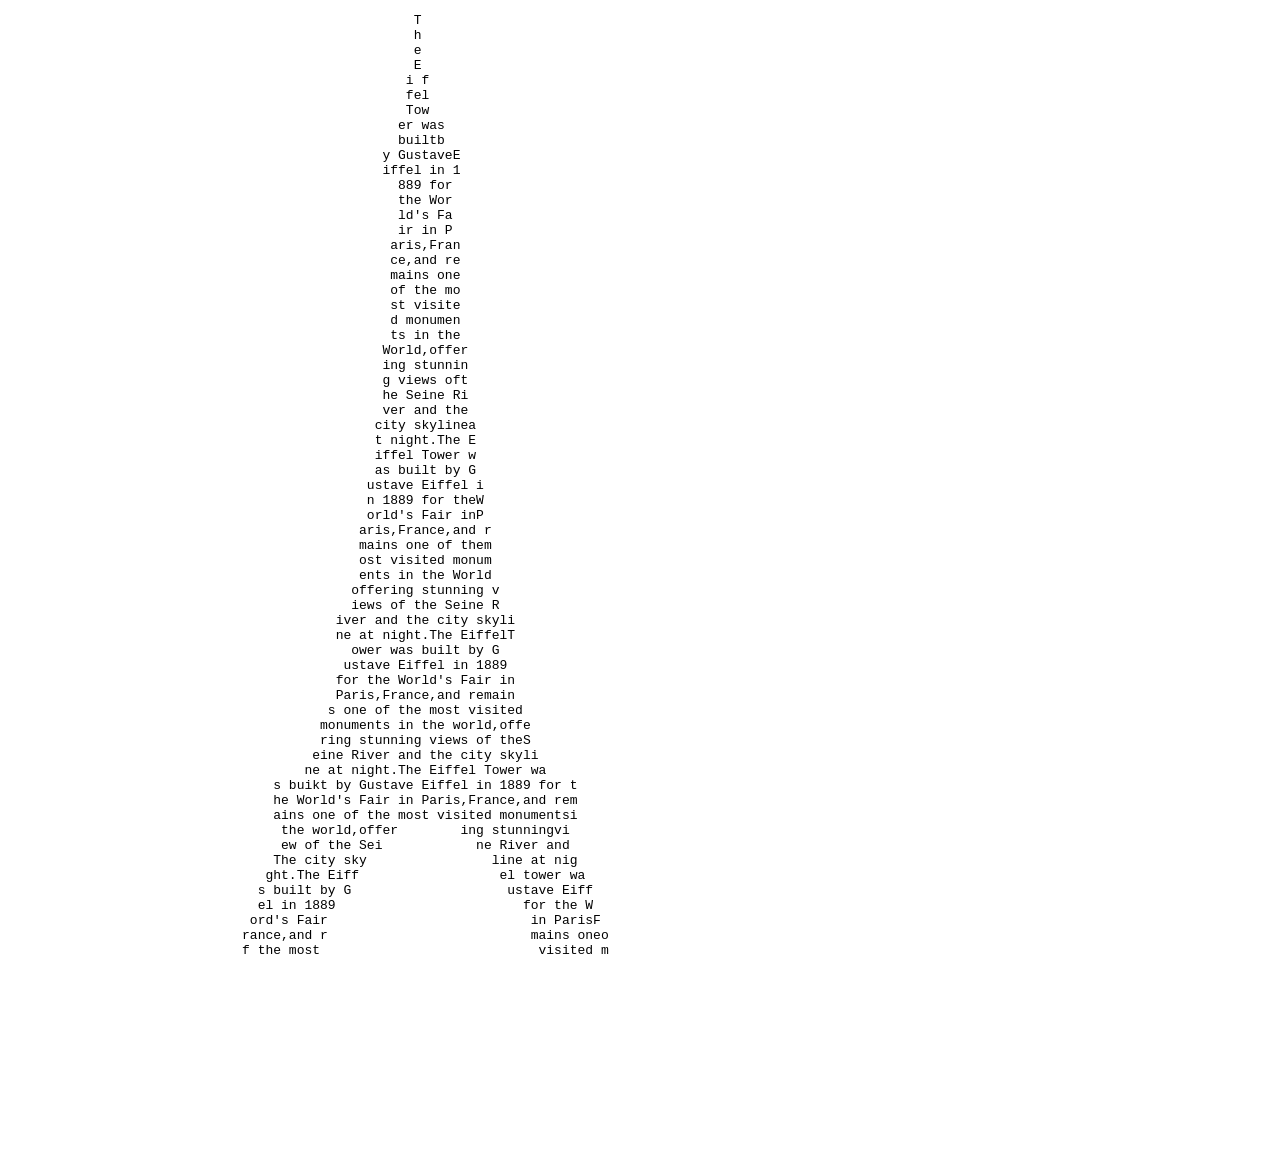
<file: week1/homework/Eiffel.html>
<!DOCTYPE html>
<html lang="en">
<head>
    <meta charset="UTF-8">
    <meta name="viewport" content="width=device-width, initial-scale=1.0">
    <title>Document</title>
</head>
<body>
    <pre>
                                                    T 
                                                    h 
                                                    e 
                                                    E  
                                                   i f 
                                                   fel 
                                                   Tow 
                                                  er was
                                                  builtb
                                                y GustaveE 
                                                iffel in 1
                                                  889 for 
                                                  the Wor
                                                  ld's Fa
                                                  ir in P 
                                                 aris,Fran
                                                 ce,and re
                                                 mains one
                                                 of the mo
                                                 st visite
                                                 d monumen
                                                 ts in the 
                                                World,offer
                                                ing stunnin
                                                g views oft
                                                he Seine Ri 
                                                ver and the 
                                               city skylinea
                                               t night.The E 
                                               iffel Tower w
                                               as built by G 
                                              ustave Eiffel i 
                                              n 1889 for theW
                                              orld's Fair inP 
                                             aris,France,and r 
                                             mains one of them
                                             ost visited monum 
                                             ents in the World
                                            offering stunning v 
                                            iews of the Seine R 
                                          iver and the city skyli  
                                          ne at night.The EiffelT 
                                            ower was built by G 
                                           ustave Eiffel in 1889  
                                          for the World's Fair in 
                                          Paris,France,and remain
                                         s one of the most visited 
                                        monuments in the world,offe 
                                        ring stunning views of theS
                                       eine River and the city skyli 
                                      ne at night.The Eiffel Tower wa 
                                  s buikt by Gustave Eiffel in 1889 for t 
                                  he World's Fair in Paris,France,and rem
                                  ains one of the most visited monumentsi 
                                   the world,offer        ing stunningvi 
                                   ew of the Sei            ne River and  
                                  The city sky                line at nig 
                                 ght.The Eiff                  el tower wa 
                                s built by G                    ustave Eiff               
                                el in 1889                        for the W
                               ord's Fair                          in ParisF
                              rance,and r                          mains oneo
                              f the most                            visited m
                              
                                            
                               

                                              
                                            
                                        
                                                
                                                
                                             


    </pre>
    
</body>
</html>
</file>
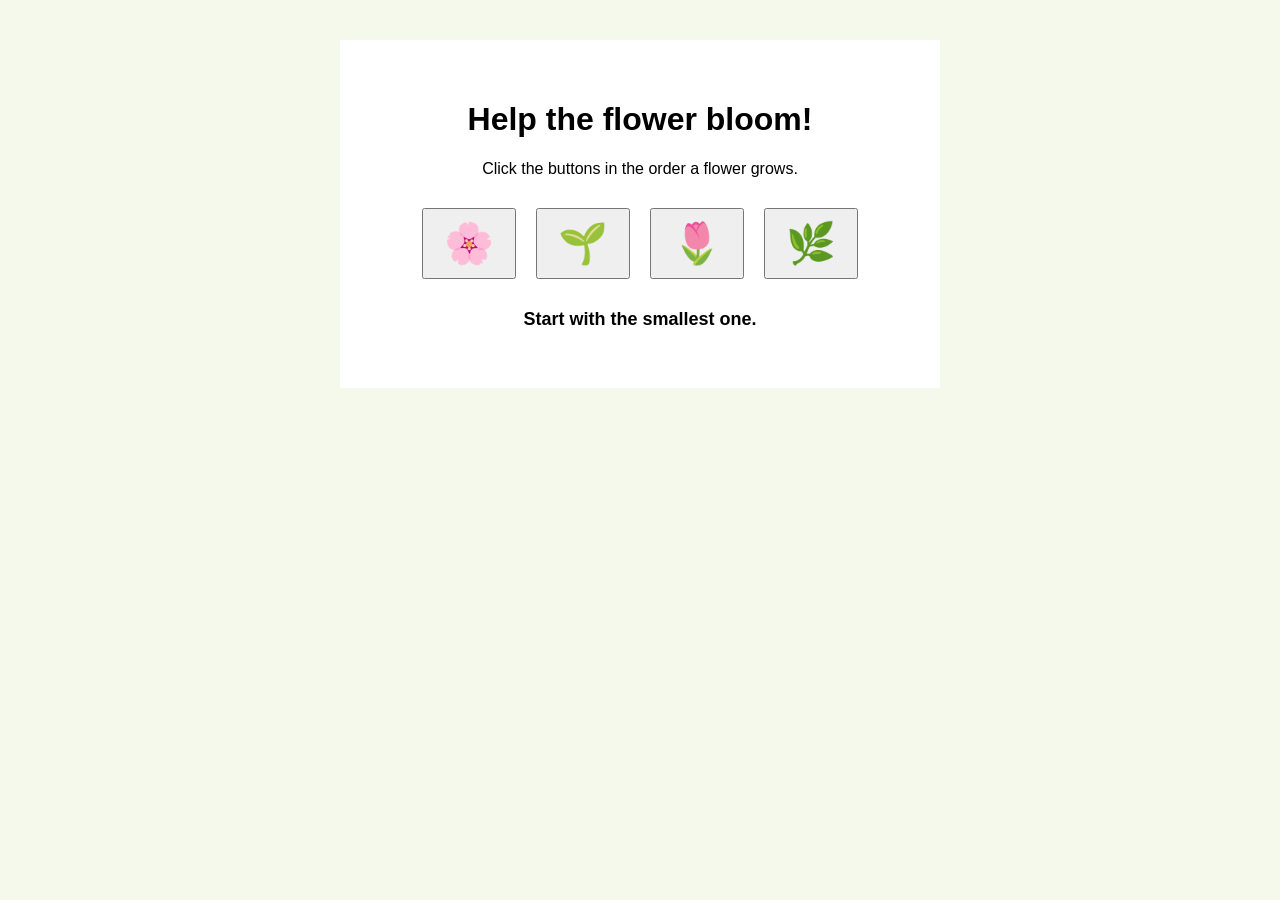
<file: week3/homework/puzzle.html>
<!DOCTYPE html>
<html lang="en">
<head>
    <meta charset="UTF-8">
    <meta name="viewport" content="width=device-width, initial-scale=1.0">
    <link rel="stylesheet" href="puzzle.css">
    <title>Flower Puzzle</title>
</head>
<body>
    <main id="puzzle">
        <h1>Help the flower bloom!</h1>
        <p>Click the buttons in the order a flower grows.</p>

        <section id="buttons">
            <button id="btnBloom">🌸</button>
            <button id="btnSprout">🌱</button>
            <button id="btnTulip">🌷</button>
            <button id="btnLeaf">🌿</button>
        </section>

        <p id="message">Start with the smallest one.</p>

        <img src="images/flower.webp" alt="A blooming flower" id="prize">
    </main>

    <script src="puzzle.js"></script>
</body>
</html>
</file>
<file: week4/style.css>
:root {
      --cream: #FBF6E2;
      --paper: #FFFDF5;
      --brown: #6B3518;
      --spike: #A86E45;
      --green-light: #D3DDC2;
      --green: #B7C9A2;
      --green-dark: #5E7F64;
      --text: #3D2A1E;
      --muted: #7A6656;
    }

    * { box-sizing: border-box; }

    body {
      margin: 0;
      background: var(--cream);
      color: var(--text);
      font-family: "Nunito", system-ui, sans-serif;
      font-size: 18px;
      line-height: 1.7;
    }

       /* Header */
    header {
      padding: 48px 24px 32px;
      text-align: center;
      background-color: var(--cream);
    }
    .label {
      font-weight: 700;
      font-size: 14px;
      letter-spacing: 0.12em;
      text-transform: uppercase;
      color: var(--spike);
      margin: 0 0 12px;
    }
    h1 {
      font-family: "Fredoka", sans-serif;
      font-weight: 600;
      font-size: clamp(40px, 7vw, 72px);
      line-height: 1.1;
      color: var(--brown);
      margin: 0 0 16px;
    }
    .subtitle {
      max-width: 560px;
      margin: 0 auto;
      color: var(--muted);
    }

    /* Layout */
    main {
      background: var(--paper);
      padding: 24px 24px 80px;
    }
    section {
      max-width: 760px;
      margin: 0 auto;
      padding: 56px 0 8px;
    }
    nav {
      max-width: 760px;
      margin: 0 auto;
      display: flex;
      flex-wrap: wrap;
      gap: 8px;
      padding-top: 16px;
    }
    nav a {
      text-decoration: none;
      color: var(--brown);
      background: var(--cream);
      border: 2px solid var(--green);
      border-radius: 999px;
      padding: 4px 16px;
      font-weight: 600;
      font-size: 15px;
    }
    nav a:hover { background: var(--green-light); }

    h2 {
      font-family: "Fredoka", sans-serif;
      font-weight: 600;
      font-size: 34px;
      color: var(--brown);
      margin: 0 0 8px;
    }
    h2 .num {
      color: var(--spike);
      margin-right: 8px;
    }
    h3 {
      font-family: "Fredoka", sans-serif;
      font-weight: 500;
      font-size: 22px;
      color: var(--green-dark);
      margin: 36px 0 4px;
    }
    p { margin: 0 0 16px; }
    strong { color: var(--brown); }

    figure {
      margin: 28px 0;
    }
    figure img {
      display: block;
      width: 100%;
      height: auto;
      border-radius: 16px;
      border: 3px solid var(--green-light);
      background: var(--cream);
    }
    figcaption {
      font-size: 15px;
      color: var(--muted);
      margin-top: 10px;
      font-style: italic;
    }

    .pair {
      display: grid;
      grid-template-columns: 1fr 1fr;
      gap: 20px;
    }
    .pair figure { margin: 12px 0; }

    .render {
      background: var(--cream);
      border-radius: 20px;
      padding: 16px 16px 8px;
      margin: 28px 0;
    }
    .render figure { margin: 0 0 12px; }
    .render h3 { margin-top: 4px; }

    footer {
      text-align: center;
      padding: 32px 24px;
      color: var(--muted);
      font-size: 14px;
    }
</file>
<file: week6/style.css>
:root {
  --bg: #faf9f6;
  --text: #222;
  --muted: #6b6b6b;
  --accent: #c2410c;
  --quote-bg: #f1eee8;
  --line: #e3ded5;
}
@media (prefers-color-scheme: dark) {
  :root {
    --bg: #18181a;
    --text: #e8e6e1;
    --muted: #a09d97;
    --accent: #fb923c;
    --quote-bg: #242427;
    --line: #333336;
  }
}
* { box-sizing: border-box; }
body {
  margin: 0;
  background: var(--bg);
  color: var(--text);
  font-family: -apple-system, BlinkMacSystemFont, "Segoe UI", Helvetica, Arial, sans-serif;
  font-size: 17px;
  line-height: 1.7;
}
main {
  max-width: 720px;
  margin: 0 auto;
  padding: 64px 20px 96px;
}
header { margin-bottom: 56px; }
.eyebrow {
  font-size: 13px;
  letter-spacing: 0.08em;
  text-transform: uppercase;
  color: var(--accent);
  margin: 0 0 8px;
}
h1 {
  font-size: 34px;
  line-height: 1.25;
  margin: 0 0 12px;
}
.meta { color: var(--muted); font-size: 15px; margin: 0; }
section { margin-bottom: 64px; }
h2 {
  font-size: 24px;
  line-height: 1.3;
  margin: 0 0 4px;
}
.source {
  color: var(--muted);
  font-size: 15px;
  margin: 0 0 28px;
  padding-bottom: 20px;
  border-bottom: 1px solid var(--line);
}
.source a { color: var(--accent); }
article { margin-bottom: 36px; }
.num {
  font-size: 13px;
  font-weight: 600;
  color: var(--accent);
  margin: 0 0 8px;
}
blockquote {
  margin: 0 0 14px;
  padding: 16px 20px;
  background: var(--quote-bg);
  border-left: 3px solid var(--accent);
  font-family: Georgia, "Times New Roman", serif;
  font-size: 18px;
  font-style: italic;
  line-height: 1.6;
}
article p { margin: 0; }
footer {
  border-top: 1px solid var(--line);
  padding-top: 20px;
  color: var(--muted);
  font-size: 14px;
}
@media (max-width: 480px) {
  main { padding-top: 40px; }
  h1 { font-size: 28px; }
  blockquote { font-size: 17px; padding: 14px 16px; }
}
</file>
<file: week3/homework/style.css>
body {
    margin: 0;
    font-family: sans-serif;
}


header {
    display: flex;
    justify-content: space-between;
    align-items: center;
    background-color: #eaffcc;
    padding: 0 20px;
}

#logo {
    font-weight: bold;
}

nav a {
    margin-left: 15px;
    color: black;
    text-decoration: none;
    font-size: 14px;
}


#gallery {
    width: 600px;
    margin: 40px auto;
    background-color: #eeeeee;
    padding: 40px 30px 60px 30px;
    box-sizing: border-box;
}


#thumbnails {
    display: flex;
    justify-content: space-between;
    margin-bottom: 30px;
}

.thumb {
    width: 100px;
    height: 100px;
    object-fit: cover;
    border-radius: 8px;
    cursor: pointer;
}


#bigImage {
    display: block;
    width: 100%;
    height: 400px;
    object-fit: cover;
}

#controls {
    display: flex;
    justify-content: center;
    margin-top: 20px;
}

#controls button {
    margin: 0 5px;
    padding: 8px 20px;
    cursor: pointer;
}
</file>
<file: week3/inclass/style.css>
html, body {
    min-height: 100vh;
    width: 100vw;
    background-color: cornflowerblue;
    margin: 0;
}

button {
    margin: 10px;
}
</file>
<file: week4/homework/style.css>
:root {
      --cream: #FBF6E2;
      --paper: #FFFDF5;
      --brown: #6B3518;
      --spike: #A86E45;
      --green-light: #D3DDC2;
      --green: #B7C9A2;
      --green-dark: #5E7F64;
      --text: #3D2A1E;
      --muted: #7A6656;
    }

    * { box-sizing: border-box; }

    body {
      margin: 0;
      background: var(--cream);
      color: var(--text);
      font-family: "Nunito", system-ui, sans-serif;
      font-size: 18px;
      line-height: 1.7;
    }

       /* Header */
    header {
      padding: 48px 24px 32px;
      text-align: center;
      background-color: var(--cream);
    }
    .label {
      font-weight: 700;
      font-size: 14px;
      letter-spacing: 0.12em;
      text-transform: uppercase;
      color: var(--spike);
      margin: 0 0 12px;
    }
    h1 {
      font-family: "Fredoka", sans-serif;
      font-weight: 600;
      font-size: clamp(40px, 7vw, 72px);
      line-height: 1.1;
      color: var(--brown);
      margin: 0 0 16px;
    }
    .subtitle {
      max-width: 560px;
      margin: 0 auto;
      color: var(--muted);
    }

    /* Layout */
    main {
      background: var(--paper);
      padding: 24px 24px 80px;
    }
    section {
      max-width: 760px;
      margin: 0 auto;
      padding: 56px 0 8px;
    }
    nav {
      max-width: 760px;
      margin: 0 auto;
      display: flex;
      flex-wrap: wrap;
      gap: 8px;
      padding-top: 16px;
    }
    nav a {
      text-decoration: none;
      color: var(--brown);
      background: var(--cream);
      border: 2px solid var(--green);
      border-radius: 999px;
      padding: 4px 16px;
      font-weight: 600;
      font-size: 15px;
    }
    nav a:hover { background: var(--green-light); }

    h2 {
      font-family: "Fredoka", sans-serif;
      font-weight: 600;
      font-size: 34px;
      color: var(--brown);
      margin: 0 0 8px;
    }
    h2 .num {
      color: var(--spike);
      margin-right: 8px;
    }
    h3 {
      font-family: "Fredoka", sans-serif;
      font-weight: 500;
      font-size: 22px;
      color: var(--green-dark);
      margin: 36px 0 4px;
    }
    p { margin: 0 0 16px; }
    strong { color: var(--brown); }

    figure {
      margin: 28px 0;
    }
    figure img {
      display: block;
      width: 100%;
      height: auto;
      border-radius: 16px;
      border: 3px solid var(--green-light);
      background: var(--cream);
    }
    figcaption {
      font-size: 15px;
      color: var(--muted);
      margin-top: 10px;
      font-style: italic;
    }

    .pair {
      display: grid;
      grid-template-columns: 1fr 1fr;
      gap: 20px;
    }
    .pair figure { margin: 12px 0; }

    .render {
      background: var(--cream);
      border-radius: 20px;
      padding: 16px 16px 8px;
      margin: 28px 0;
    }
    .render figure { margin: 0 0 12px; }
    .render h3 { margin-top: 4px; }

    footer {
      text-align: center;
      padding: 32px 24px;
      color: var(--muted);
      font-size: 14px;
    }
</file>
<file: week3/homework/puzzle.css>
body {
    margin: 0;
    font-family: sans-serif;
    background-color: #f4f9ec;
}

#puzzle {
    width: 600px;
    margin: 40px auto;
    padding: 40px;
    background-color: white;
    text-align: center;
    box-sizing: border-box;
}

#buttons {
    display: flex;
    justify-content: center;
    margin: 30px 0;
}

#buttons button {
    font-size: 40px;
    margin: 0 10px;
    padding: 10px 20px;
    cursor: pointer;
}

#message {
    font-size: 18px;
    font-weight: bold;
}

#prize {
    display: none;
    width: 100%;
    margin-top: 20px;
}
</file>
